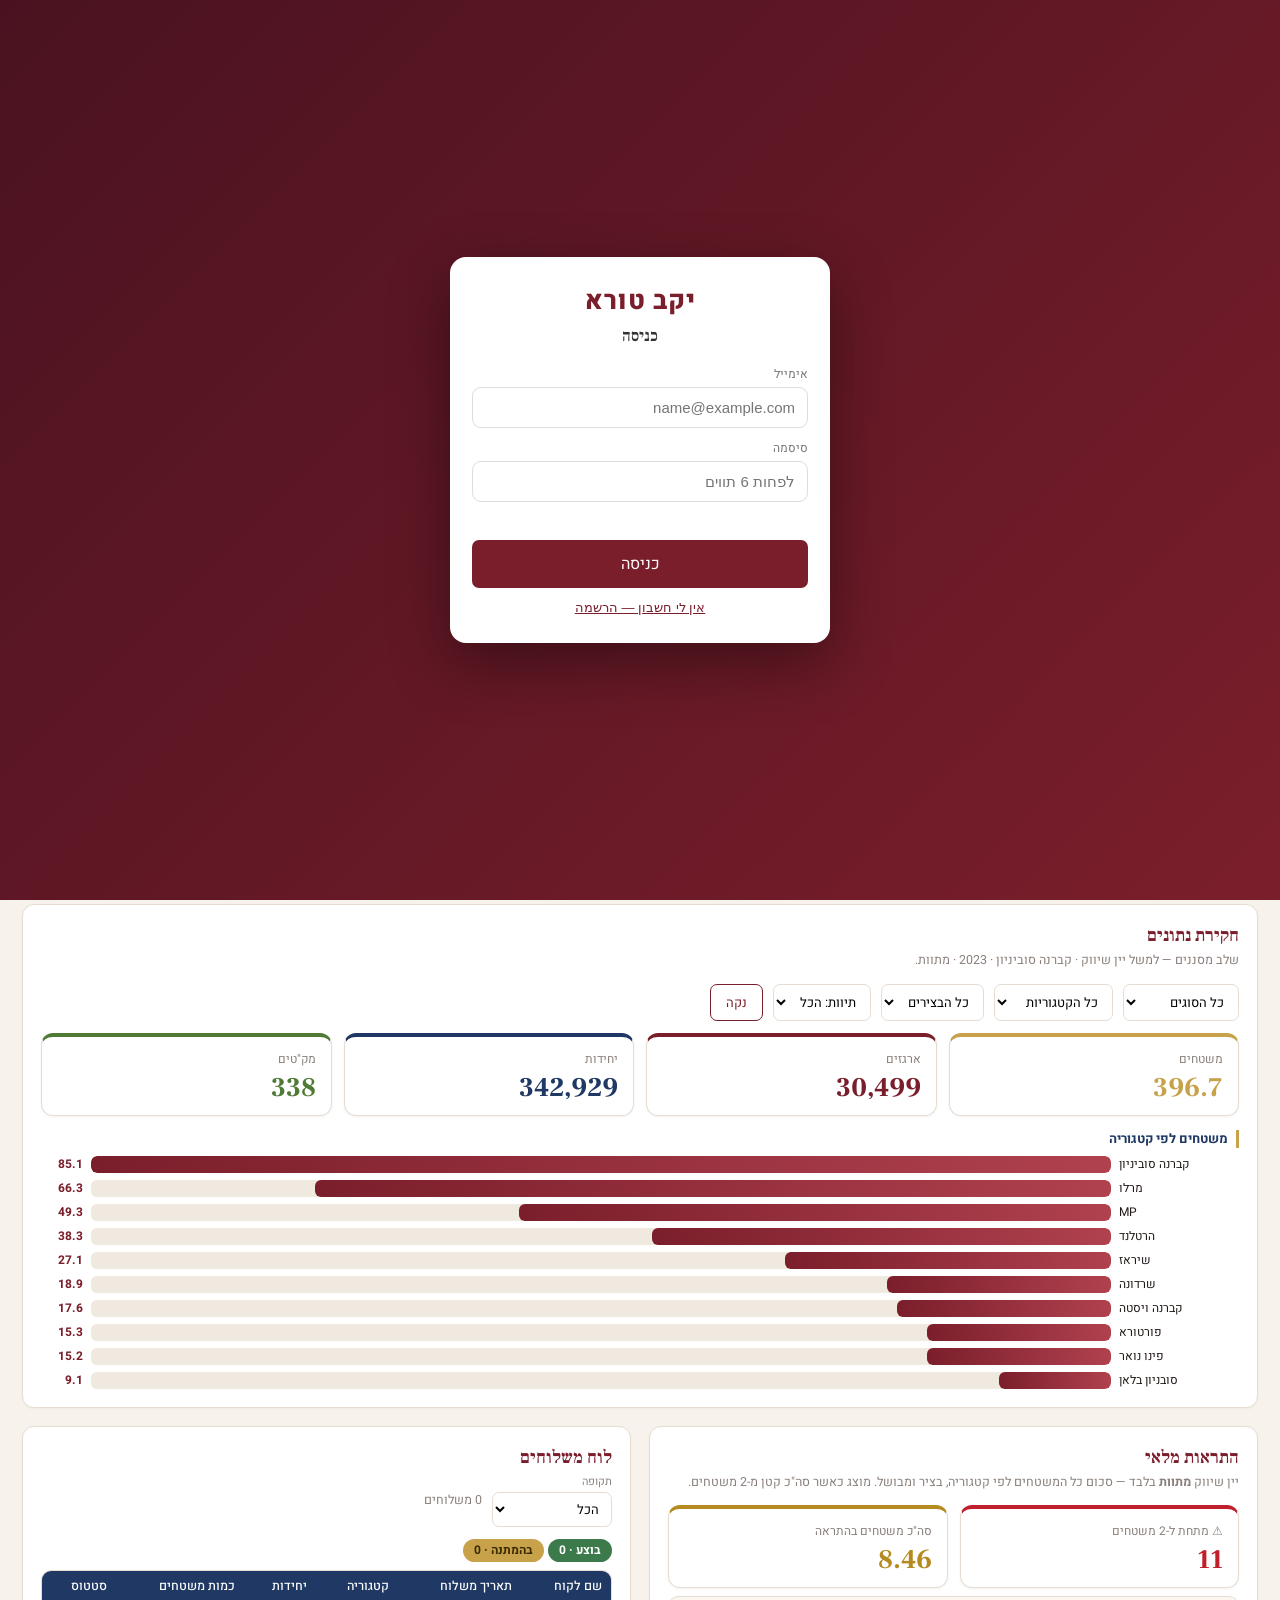
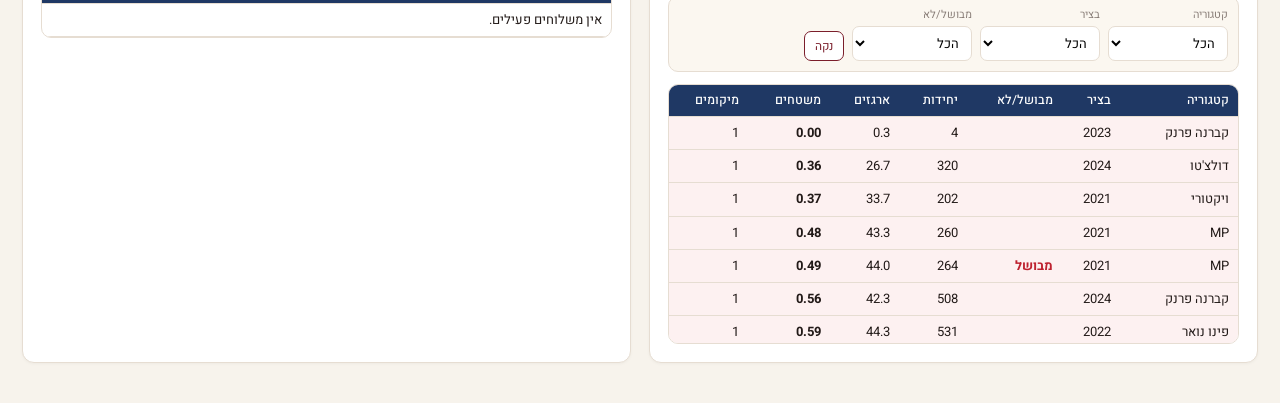
<file: index.html>
<!DOCTYPE html>
<html lang="he" dir="rtl">
<head>
<meta charset="UTF-8">
<meta name="viewport" content="width=device-width, initial-scale=1.0">
<title>Mountain Wine Estate — ניהול מחסן</title>
<link rel="preconnect" href="https://fonts.googleapis.com">
<link href="https://fonts.googleapis.com/css2?family=Frank+Ruhl+Libre:wght@500;700;900&family=Heebo:wght@300;400;500;700&display=swap" rel="stylesheet">
<link rel="manifest" href="manifest.webmanifest">
<meta name="theme-color" content="#7B1E2B">
<link rel="icon" href="icons/favicon-32.png">
<link rel="apple-touch-icon" href="icons/apple-touch-180.png">
<meta name="apple-mobile-web-app-capable" content="yes">
<meta name="mobile-web-app-capable" content="yes">
<meta name="apple-mobile-web-app-status-bar-style" content="black-translucent">
<meta name="apple-mobile-web-app-title" content="ניהול מחסן">
<link rel="stylesheet" href="assets/app.css">
</head>
<body>
<header>
  <div class="brand">
    <div class="mark">ט</div>
    <div><h1 id="brandTitle">יקב טורא</h1><div class="sub" id="brandSub">ניהול מחסן</div></div>
    <div class="tools">
      <button id="logoutBtn" style="display:none" onclick="sbLogout()" title="יציאה מהחשבון">🚪 יציאה</button>
      <button onclick="openHelp()">❔ עזרה</button>
      <button onclick="openSettings()">⚙ הגדרות</button>
      <button id="installBtn" style="display:none;background:var(--gold);color:#3a2c00;border-color:var(--gold);font-weight:700" onclick="doInstall()">⬇ התקן</button>
      <span id="syncStatus" class="synctag" style="display:none"></span>
      <button id="saveBtn" style="display:none" onclick="sbPushChanged()" title="שמור לענן עכשיו">💾 שמור</button>
      <button id="syncBtn" style="display:none" onclick="sbPull()" title="משוך מהענן">☁︎ סנכרן</button>
      <input type="file" id="imp" accept=".json" style="display:none" onchange="importJSON(event)">
      <input type="file" id="impLoc" accept=".csv,.xlsx,.xls" style="display:none" onchange="importCSV('loc',event)">
      <input type="file" id="impShip" accept=".csv,.xlsx,.xls" style="display:none" onchange="importCSV('ship',event)">
      <input type="file" id="impLW" accept=".xlsx,.xls" style="display:none" onchange="importLionWheel(event)">
    </div>
  </div>
</header>
<nav id="nav"></nav>
<main>
  <section class="view" id="v-loc"></section>
  <section class="view" id="v-inv"></section>
  <section class="view" id="v-invlog"></section>
  <section class="view" id="v-map"></section>
  <section class="view" id="v-tasks"></section>
  <section class="view" id="v-ship"></section>
  <section class="view" id="v-dash"></section>
  <section class="view" id="v-labels"></section>
</main>
<div class="modal" id="modal" role="dialog" aria-modal="true"><div class="box" id="modalbox"></div></div>
<div class="toast" id="toast"></div>

<script src="assets/lib/qrcode.js"></script>


<script src="assets/data/seed.js"></script>
<script src="assets/data/products.js"></script>
<script src="assets/js/01-core.js"></script>
<script src="assets/js/02-dashboard.js"></script>
<script src="assets/js/03-map.js"></script>
<script src="assets/js/04-location.js"></script>
<script src="assets/js/05-inventory.js"></script>
<script src="assets/js/06-settings.js"></script>
<script src="assets/js/07-helpers.js"></script>
<script src="assets/js/08-labels.js"></script>
<script src="assets/js/09-help.js"></script>
<script src="assets/js/10-csv.js"></script>
<script src="assets/js/11-map-export.js"></script>
<script src="assets/js/12-barcodes.js"></script>
<script src="assets/js/13-backups-cloud.js"></script>
<script src="assets/js/14-diagnostics.js"></script>
<script src="assets/js/15-autosave.js"></script>
<script src="assets/js/16-lionwheel.js"></script>
<script src="assets/js/17-supabase.js"></script>
<script src="assets/js/18-rowsync.js"></script>
<script src="assets/js/19-board.js"></script>
<script src="assets/js/20-tasks.js"></script>
<script src="assets/js/21-picking.js"></script>
<script src="assets/js/22-supply.js"></script>
<script src="assets/js/23-deduct.js"></script>
<script src="assets/js/24-invlog.js"></script>
<script src="assets/js/25-gcal.js"></script>
<script src="assets/js/99-boot.js"></script>
<script>
/* PWA: offline + install */
if('serviceWorker' in navigator){
  window.addEventListener('load',()=>navigator.serviceWorker.register('sw.js').then(reg=>{
    /* בודקים אקטיבית אם יש sw.js חדש בכל חזרה למסך — כדי שעדכון קוד יתפוס מהר,
       לא רק לפי הבדיקה התקופתית של הדפדפן */
    document.addEventListener('visibilitychange',()=>{if(!document.hidden)reg.update().catch(()=>{});});
  }).catch(()=>{}));
}
let deferredPrompt=null;
const isIOS=/iphone|ipad|ipod/i.test(navigator.userAgent);
const standalone=window.matchMedia('(display-mode: standalone)').matches||window.navigator.standalone;
window.addEventListener('beforeinstallprompt',e=>{e.preventDefault();deferredPrompt=e;const b=document.getElementById('installBtn');if(b)b.style.display='inline-block';});
window.addEventListener('appinstalled',()=>{const b=document.getElementById('installBtn');if(b)b.style.display='none';if(window.toast)toast('האפליקציה הותקנה ✓');});
async function doInstall(){
  if(deferredPrompt){deferredPrompt.prompt();await deferredPrompt.userChoice;deferredPrompt=null;document.getElementById('installBtn').style.display='none';}
  else if(isIOS){alert('להתקנה באייפון:\n1. לחץ על כפתור השיתוף ⬆ בסרגל הספארי\n2. בחר "הוסף למסך הבית"');}
  else{alert('פתח את תפריט הדפדפן ובחר "התקן אפליקציה" / "Add to Home screen".');}
}
if(isIOS && !standalone){const b=document.getElementById('installBtn');if(b)b.style.display='inline-block';}
</script>
<div id="scanov" class="scanov"><div class="scanbox">
  <video id="scanvid" class="scanvid" muted playsinline></video>
  <canvas id="scancan" style="display:none"></canvas>
  <div id="scanmsg" class="scanmsg"></div>
  <div id="scanlist" class="scanlist"></div>
  <div class="scanbtns">
    <button class="btn ghost sm" id="torchBtn" style="display:none" onclick="toggleTorch()">🔦 פנס</button>
    <button class="btn ghost sm" onclick="manualBox()">⌨ הזנה ידנית</button>
    <button class="btn" onclick="closeScanner()">סיום</button>
  </div>
</div></div>
<style id="printpage">
.modal .box{max-height:88vh;overflow-y:auto}
.tablewrap table{width:auto;min-width:100%}
.tablewrap th,.tablewrap td{white-space:nowrap}
.tablewrap td input,.tablewrap td select{width:auto;min-width:64px;max-width:240px}
.tablewrap td input[type=text],.tablewrap td select{min-width:120px}
.tablewrap td input[type=date]{min-width:132px}
.tablewrap td input[type=number]{min-width:70px;max-width:96px}
.tablewrap td input.mini{min-width:44px;width:48px}
.helpsec{border:1px solid var(--line);border-radius:8px;margin-bottom:6px;padding:8px 10px}
.helpsec summary{cursor:pointer;font-weight:700;color:var(--wine)}
.helpsec div{margin-top:6px;font-size:13px;line-height:1.6;color:#333}
details.adv{border:1px solid var(--line);border-radius:8px;padding:8px 10px;background:#fbf8f3}
details.adv summary{cursor:pointer;font-weight:700;color:var(--navy)}
.bklist{display:flex;flex-direction:column;gap:6px;margin-top:8px;max-height:220px;overflow:auto}
.bkrow{display:flex;justify-content:space-between;align-items:center;border:1px solid var(--line);border-radius:8px;padding:6px 10px;font-size:13px}

.lc-head{display:flex;gap:8px;align-items:center;flex-wrap:wrap;margin-bottom:6px}
.lc-client{font-weight:700;color:var(--wine);min-width:170px}
.lc-tot{font-size:12px;color:var(--navy);font-weight:700;margin-inline-start:auto}
.lblcard{display:block}
.itemtbl{width:100%;border-collapse:collapse;margin:4px 0}
.itemtbl th{background:var(--navy);color:#fff;font-size:11px;padding:4px 6px;text-align:right}
.itemtbl td{border-bottom:1px solid var(--line);padding:3px 6px}
.itemtbl td input{width:100%;padding:5px 7px;border:1px solid var(--line);border-radius:6px}

.prods{display:flex;flex-wrap:wrap;gap:4px;align-items:center}
.prodchip{background:var(--gold);color:#3a2c00;border-radius:12px;padding:2px 6px 2px 4px;font-size:11px;display:inline-flex;align-items:center;gap:3px}
.prodchip button{border:none;background:transparent;cursor:pointer;font-size:11px;color:#7a5c00;padding:0 2px}
.prodadd{min-width:130px;border:1px dashed var(--line);border-radius:8px;padding:4px 7px;font-size:12px}
.pstat{display:flex;flex-wrap:wrap;gap:6px;margin-top:6px}
.pstat span{font-size:11px;border:1px solid var(--line);border-radius:10px;padding:2px 8px;background:#fff}
.pstat span.okp{border-color:var(--ok);color:var(--ok);font-weight:700}
.pstat span.badp{border-color:#c33;color:#c33}
.pstat.sm span{font-size:10px}
.modal .box.wide{width:min(900px,96vw)}
.led{display:flex;gap:16px;flex-wrap:wrap;margin-top:8px}
.led-prev{flex:0 0 auto}
.lblprev{box-shadow:0 4px 14px rgba(0,0,0,.15)}
.led-size{margin-top:8px;font-size:12px;color:var(--muted)}
.led-size input{width:56px;padding:3px 5px;border:1px solid var(--line);border-radius:6px}
.led-ctl{flex:1;min-width:260px}
.led-tabs{display:flex;flex-wrap:wrap;gap:4px;margin-bottom:8px}
.led-tabs button{border:1px solid var(--line);background:#fff;border-radius:14px;padding:3px 10px;font-size:11px;cursor:pointer}
.led-tabs button.on{background:var(--wine);color:#fff;border-color:var(--wine)}
.led-ctl .fld{display:flex;align-items:center;gap:8px;margin:7px 0;font-size:12px}
.led-ctl .fld label{min-width:110px;color:var(--muted)}
.led-ctl .fld input[type=range]{flex:1}
.led-ctl .fld input[type=text],.led-ctl .fld input:not([type]),.led-ctl .fld select{flex:1;padding:4px 7px;border:1px solid var(--line);border-radius:6px}
.led-ctl .chk{display:flex;gap:7px;align-items:center;font-size:12px;margin:6px 0}
.sc-row{flex-direction:column;align-items:stretch;gap:3px}

.lc-meta{font-size:11px;color:var(--muted);margin:2px 0 6px;padding-inline-start:2px}
.mism{background:#fdecec;color:#c33;border-radius:8px;padding:1px 6px;font-size:10px;font-weight:700}

.scanmsg.ok{color:var(--ok)}
.scanmsg.bad{color:#c33}
.scanbtns{display:flex;gap:6px;align-items:center}
.scanbtns .btn:last-child{flex:1}
#torchBtn.on{background:var(--gold);color:#3a2c00;border-color:var(--gold)}
.scanvid{aspect-ratio:3/4}

.lc-code{font-family:"Courier New",monospace;font-size:11px;font-weight:700;background:var(--navy);color:#fff;border-radius:6px;padding:2px 7px;letter-spacing:.5px}
.rescue{display:flex;flex-direction:column;gap:5px;padding:6px;background:#fff7f7;border:1px solid #f0c8c8;border-radius:8px}
.rescue b{font-size:12px;color:#c33}

.edscope{background:#fff8e6;border:1px solid var(--gold);border-radius:8px;padding:6px 10px;font-size:12px;margin-bottom:8px;display:flex;gap:8px;align-items:center;flex-wrap:wrap}
.logoprev{max-width:60px;max-height:40px;border:1px solid var(--line);border-radius:4px;background:#fff}
.led-ctl .fld input[type=file]{flex:1;font-size:11px}

.loginov{position:fixed;top:0;left:0;right:0;bottom:0;width:100vw;height:100vh;min-height:100dvh;background:linear-gradient(135deg,#4a1220,#7B1E2B);z-index:99999;display:flex;align-items:center;justify-content:center;padding:20px;overflow:auto;overscroll-behavior:contain;touch-action:none}
.loginbox{background:#fff;border-radius:16px;padding:26px 22px;width:min(94vw,380px);box-shadow:0 20px 60px rgba(0,0,0,.4)}
.lg-brand{font-size:26px;font-weight:800;color:#7B1E2B;text-align:center;letter-spacing:1px}
.loginbox h3{text-align:center;margin:6px 0 18px;color:#333;font-weight:600}
.lg-field{margin-bottom:12px}
.lg-field label{display:block;font-size:12px;color:#777;margin-bottom:4px}
.lg-field input{width:100%;box-sizing:border-box;padding:11px 12px;border:1px solid #ddd;border-radius:9px;font-size:15px}
.lg-field input:focus{border-color:#7B1E2B;outline:none}
.lg-msg{min-height:18px;font-size:13px;color:#c33;text-align:center;margin:4px 0}
.lg-submit{width:100%;padding:12px;font-size:16px;margin-top:4px}
.lg-toggle{width:100%;background:none;border:none;color:#7B1E2B;font-size:13px;margin-top:12px;cursor:pointer;text-decoration:underline}

.lc-prods{font-size:10.5px;color:#555;margin:0 0 6px;line-height:1.7}
.lc-prods b{color:var(--navy);font-size:10.5px}
.pl-item{display:inline-block;background:#f4efe6;border:1px solid #e3d9c6;border-radius:9px;padding:0 6px;margin:0 2px 2px 0;white-space:nowrap}
.pl-item.pl-miss{background:#fdecec;border-color:#f0c0c0;color:#c33;font-weight:600}
.pl-tot{color:#888}

.capgrid{display:grid;grid-template-columns:1fr 1fr;gap:18px}
@media(max-width:820px){.capgrid{grid-template-columns:1fr}}
.capgrid .itemtbl input[type=color]{width:44px;height:26px;padding:0;border:1px solid var(--line);border-radius:5px;background:#fff}
.capgrid select{padding:3px 6px;border:1px solid var(--line);border-radius:6px}

.ckchip{display:inline-block;align-self:center;max-width:100%;white-space:nowrap;overflow:visible;
  font-size:8.5px;font-weight:800;line-height:1.35;padding:0 5px;margin:1px 0;border-radius:7px;background:rgba(255,255,255,.92)}
.ckchip.ck-r{color:#BE2230}
.ckchip.ck-b{color:#12489E}
.lvl{min-height:44px;overflow:visible}
.cell{min-height:70px}

.jquick{display:flex;gap:6px;flex-wrap:wrap;align-items:center;margin:8px 0}
.jqinput{flex:1;min-width:200px;padding:9px 11px;border:1px solid var(--line);border-radius:9px;font-size:14px}
.jquick select,.jquick input[type=date]{padding:7px 8px;border:1px solid var(--line);border-radius:8px;font-size:12px}
#micBtn.rec{background:#BE2230;color:#fff;border-color:#BE2230}
.jviews{display:flex;gap:6px;flex-wrap:wrap;align-items:center;margin:10px 0 6px}
.jviews button{border:1px solid var(--line);background:#fff;border-radius:16px;padding:5px 13px;font-size:12.5px;cursor:pointer}
.jviews button.on{background:var(--wine);color:#fff;border-color:var(--wine)}
.jviews button b{opacity:.75;font-size:11px}
.jlate{background:#fdecec;color:#c33;border-radius:12px;padding:3px 10px;font-size:11.5px;font-weight:700}
.jfilters{display:flex;gap:6px;flex-wrap:wrap;margin-bottom:8px}
.jfilters select,.jsearch{padding:6px 9px;border:1px solid var(--line);border-radius:8px;font-size:12px}
.jsearch{flex:1;min-width:150px}
.jbulk{display:flex;gap:6px;align-items:center;flex-wrap:wrap;background:#fff8e6;border:1px solid var(--gold);border-radius:9px;padding:7px 10px;margin-bottom:8px;font-size:12px}
.jbulk select.sm{padding:4px 7px;border:1px solid var(--line);border-radius:7px;font-size:11.5px}
.jlist{display:flex;flex-direction:column;gap:7px}
.jcard{display:flex;align-items:flex-start;gap:9px;border:1px solid var(--line);border-right-width:5px;border-radius:10px;padding:9px 11px;background:#fff}
.jcard.p-low{border-right-color:#8aa8c0}.jcard.p-mid{border-right-color:#C9A227}
.jcard.p-high{border-right-color:#E07A1F}.jcard.p-urg{border-right-color:#BE2230}
.jcard.jdone{opacity:.55;background:#f6f8f6}
.jcard.jdone .jtitle{text-decoration:line-through}
.jcard.jlate-card{background:#fffaf9}
.jsel{margin-top:5px;flex:0 0 auto}
.jcheck{flex:0 0 auto;width:24px;height:24px;border-radius:50%;border:2px solid var(--line);background:#fff;cursor:pointer;color:var(--ok);font-weight:900;font-size:14px;line-height:1}
.jcard.jdone .jcheck{background:var(--ok);color:#fff;border-color:var(--ok)}
.jmain{flex:1;cursor:pointer;min-width:0}
.jtitle{font-weight:700;font-size:14px;color:#222;line-height:1.3;word-break:break-word}
.jmeta{display:flex;flex-wrap:wrap;gap:5px;margin-top:4px;align-items:center}
.jmeta span{font-size:10.5px;border-radius:9px;padding:1px 7px;background:#f2efe9;color:#555}
.jzone{background:var(--navy)!important;color:#fff!important}
.jprio.p-urg{background:#BE2230!important;color:#fff!important}
.jprio.p-high{background:#E07A1F!important;color:#fff!important}
.jprio.p-mid{background:#C9A227!important;color:#3a2c00!important}
.jdue.late{background:#fdecec!important;color:#c33!important;font-weight:700}
.jst{background:#e6efff!important;color:#12489E!important;font-weight:700}
.jtag{background:#efe6f7!important;color:#5b3a86!important}
.jbar{height:4px;background:#eee;border-radius:3px;margin-top:6px;overflow:hidden}
.jbar i{display:block;height:100%;background:var(--ok)}
.tmplgrid{display:grid;grid-template-columns:1fr 1fr;gap:8px;margin-top:10px}
@media(max-width:640px){.tmplgrid{grid-template-columns:1fr}}
.tmpl{text-align:right;border:1px solid var(--line);border-radius:10px;padding:10px;background:#fff;cursor:pointer;display:flex;flex-direction:column;gap:2px}
.tmpl:hover{border-color:var(--wine);background:#fdf8f6}
.tmpl b{color:var(--wine);font-size:13px}
.tmpl span{font-size:11px;color:#666}.tmpl small{font-size:10px;color:#999}
.jdetail{display:grid;grid-template-columns:1fr 1fr;gap:18px}
@media(max-width:820px){.jdetail{grid-template-columns:1fr}}
.jrow3{display:flex;gap:8px;flex-wrap:wrap}
.jrow3 .fld{flex:1;min-width:120px}
.jsubs{display:flex;flex-direction:column;gap:4px}
.jsubrow{display:flex;gap:6px;align-items:center}
.jsubrow.ok .jsubt{text-decoration:line-through;color:#999}
.jsubt{flex:1;padding:5px 8px;border:1px solid var(--line);border-radius:7px;font-size:12.5px}
.jsubadd{display:flex;gap:6px;margin-top:6px}
.jsubadd input{flex:1;padding:6px 9px;border:1px dashed var(--line);border-radius:7px;font-size:12.5px}
.jlog{max-height:150px;overflow:auto;font-size:11px;color:#555;display:flex;flex-direction:column;gap:3px}
.jlog span{color:#999}
.jphotos{display:flex;gap:6px;flex-wrap:wrap;margin-bottom:6px}
.jph{position:relative;display:inline-block}
.jph img{width:64px;height:64px;object-fit:cover;border-radius:7px;border:1px solid var(--line);cursor:pointer}
.jph button{position:absolute;top:-6px;left:-6px;border:none;background:#BE2230;color:#fff;border-radius:50%;width:18px;height:18px;font-size:11px;cursor:pointer}

.tk-add{display:flex;gap:6px;margin:8px 0}
.tk-add input{flex:1;padding:10px 12px;border:1px solid var(--line);border-radius:9px;font-size:14px}
#tk_mic.rec{background:#C0392B;color:#fff;border-color:#C0392B}
.tk-views{display:flex;gap:6px;flex-wrap:wrap;margin:10px 0 8px}
.tk-views button{border:1px solid var(--line);background:#fff;border-radius:16px;padding:5px 13px;font-size:13px;cursor:pointer}
.tk-views button.on{background:var(--wine);color:#fff;border-color:var(--wine)}
.tk-views button b{opacity:.75;font-size:11px}
.tk-filters{display:flex;gap:6px;flex-wrap:wrap;align-items:center;margin-bottom:10px}
.tk-filters select,.tk-search{padding:6px 9px;border:1px solid var(--line);border-radius:8px;font-size:12px}
.tk-search{flex:1;min-width:140px}
.tk-bulk{display:flex;gap:6px;flex-wrap:wrap;align-items:center;background:#FFF7E6;border:1px solid var(--gold);border-radius:9px;padding:7px 10px;margin-bottom:9px;font-size:12px}
.tk-bulk select{padding:4px 7px;border:1px solid var(--line);border-radius:7px;font-size:12px}
.tk-list{display:flex;flex-direction:column;gap:7px}
.tk-card{display:flex;align-items:center;gap:8px;background:#fff;border:1px solid var(--line);border-radius:10px;padding:9px 10px}
.tk-card.is-done{opacity:.55}
.tk-card.is-done .tk-title{text-decoration:line-through}
.tk-card.is-late{background:#FDF3F3}
.tk-chk{display:flex;align-items:center}
.tk-done{border:none;background:#F2EEE6;width:30px;height:30px;border-radius:50%;font-size:15px;cursor:pointer;color:var(--wine);flex:0 0 auto}
.tk-card.is-done .tk-done{background:var(--ok);color:#fff}
.tk-main{flex:1;cursor:pointer;min-width:0}
.tk-title{font-weight:600;font-size:14px;line-height:1.3;margin-bottom:3px}
.tk-meta{display:flex;flex-wrap:wrap;gap:5px;align-items:center;font-size:10.5px}
.tk-zone{background:var(--navy);color:#fff;border-radius:8px;padding:1px 7px}
.tk-prio{color:#fff;border-radius:8px;padding:1px 7px;font-weight:700}
.tk-due{background:#F2EEE6;border-radius:8px;padding:1px 7px}
.tk-due.late{background:#C0392B;color:#fff;font-weight:700}
.tk-sub,.tk-ph{background:#EAF3EA;border-radius:8px;padding:1px 7px;color:#2C6B2C}
.tk-doing{background:#2C6FBB;color:#fff;border-radius:8px;padding:1px 7px}
.tk-tag{color:var(--muted)}
.tk-x{border:none;background:none;color:#c33;font-size:14px;cursor:pointer;padding:2px 5px}
.tk-foot{display:flex;gap:8px;flex-wrap:wrap;margin-top:12px;padding-top:10px;border-top:1px solid var(--line)}
.tk-row3{display:grid;grid-template-columns:1fr 1fr 1fr;gap:9px}
@media(max-width:640px){.tk-row3{grid-template-columns:1fr}}
.tk-subs{display:flex;flex-direction:column;gap:5px;margin-bottom:6px}
.tk-subrow{display:flex;gap:6px;align-items:center}
.tk-subrow input[type=text],.tk-subrow input:not([type]){flex:1;padding:6px 8px;border:1px solid var(--line);border-radius:7px}
.tk-subrow input.sdone{text-decoration:line-through;color:var(--muted)}
.tk-photos{display:flex;gap:7px;flex-wrap:wrap;margin-bottom:6px}
.tk-phw{position:relative}
.tk-phw img{width:82px;height:82px;object-fit:cover;border-radius:8px;border:1px solid var(--line)}
.tk-phw .del{position:absolute;top:-6px;left:-6px;background:#fff;border-radius:50%;border:1px solid var(--line);width:20px;height:20px;line-height:1}
.tk-log{margin-top:8px;font-size:11px}
.tk-log summary{cursor:pointer;color:var(--navy);font-weight:700}
.tk-logrow{padding:3px 0;border-bottom:1px solid var(--line);color:#555}
.tk-logrow span{color:var(--muted);margin-inline-end:6px}
.tk-tpls{display:grid;grid-template-columns:1fr 1fr;gap:8px;margin:10px 0}
@media(max-width:640px){.tk-tpls{grid-template-columns:1fr}}
.tk-tpl{text-align:right;border:1px solid var(--line);background:#fff;border-radius:9px;padding:9px 11px;cursor:pointer;display:flex;flex-direction:column;gap:2px}
.tk-tpl:hover{border-color:var(--gold);background:#FFFDF7}
.tk-tpl b{color:var(--wine);font-size:13px}
.tk-tpl span{font-size:11px;color:var(--muted)}

.wide-panel{width:100%}
.tk-modes{display:flex;gap:6px;margin:6px 0 10px;flex-wrap:wrap}
.tk-modes button{border:1px solid var(--line);background:#fff;border-radius:9px;padding:6px 13px;font-size:13px;cursor:pointer;font-weight:600}
.tk-modes button.on{background:var(--navy);color:#fff;border-color:var(--navy)}
.bd-nav{display:flex;gap:8px;align-items:center;flex-wrap:wrap;margin-bottom:9px;font-size:13px}
.bdtbl{width:100%;border-collapse:collapse;table-layout:fixed;min-width:900px}
.bdtbl th{background:var(--navy);color:#fff;padding:6px 4px;font-size:11px;text-align:center;vertical-align:top}
.bdtbl th small{opacity:.8;font-weight:400}
.bdtbl td{border:1px solid var(--line);padding:2px;vertical-align:top}
.bdtbl td.bd-cat,.bdtbl th.bd-cat{width:110px;background:#F4EFE6;color:var(--wine);font-weight:700;font-size:12px;text-align:right;padding:6px 8px}
.bdtbl .bd-today{background:#FFF8E6}
.bdtbl th.bd-today{background:#8a6a12}
.bd-ta{width:100%;border:none;background:transparent;resize:none;font:inherit;font-size:12px;padding:5px 6px;overflow:hidden;min-height:34px}
.bd-ta:focus{outline:2px solid var(--gold);border-radius:5px;background:#fff}
.bd-hol{background:var(--gold);color:#3a2c00;border-radius:6px;font-size:9px;padding:0 4px;margin-top:2px;display:inline-block}
.bd-cnt{font-size:9.5px;color:#2C6B2C;background:#EAF3EA;border-radius:6px;padding:0 5px;margin-top:2px;display:inline-block}
.bd-mgrid{display:grid;grid-template-columns:repeat(7,1fr);gap:4px}
.bd-dh{background:var(--navy);color:#fff;text-align:center;font-size:11px;padding:4px;border-radius:6px}
.bd-day{min-height:78px;border:1px solid var(--line);border-radius:7px;padding:4px 5px;cursor:pointer;background:#fff;overflow:hidden}
.bd-day:hover{border-color:var(--gold);background:#FFFDF7}
.bd-day.bd-empty{background:transparent;border:none;cursor:default}
.bd-day.bd-today{border-color:var(--gold);background:#FFF8E6}
.bd-dnum{font-weight:800;color:var(--wine);font-size:12px;display:flex;gap:4px;align-items:center;flex-wrap:wrap}
.bd-txt{font-size:10.5px;color:#444;line-height:1.35;margin-top:3px;white-space:pre-wrap}
.bd-dtasks div{padding:5px 7px;border:1px solid var(--line);border-radius:7px;margin-bottom:4px;font-size:12px;cursor:pointer}
@media(max-width:640px){.bd-day{min-height:62px}.bd-txt{font-size:9.5px}}

.dg-bad{color:#c33;font-weight:700}
.planbanner{position:fixed;bottom:0;left:0;right:0;z-index:400;text-align:center;padding:7px 12px;font-size:13px;font-weight:600}
.planbanner.warn{background:var(--gold);color:#3a2c00}
.planbanner.blocked{background:#C0202B;color:#fff}
</style>


<div id="loginov" class="loginov" style="display:none">
  <div class="loginbox">
    <div class="lg-brand">יקב טורא</div>
    <h3 id="lg_title">כניסה</h3>
    <div class="lg-field"><label>אימייל</label><input id="lg_email" type="email" autocomplete="email" placeholder="name@example.com"></div>
    <div class="lg-field"><label>סיסמה</label><input id="lg_pw" type="password" autocomplete="current-password" placeholder="לפחות 6 תווים"></div>
    <div class="lg-field" id="lg_bizwrap" style="display:none"><label>שם העסק</label><input id="lg_biz" placeholder="יקב טורא"></div>
    <div id="lg_msg" class="lg-msg"></div>
    <button id="lg_submit" class="btn lg-submit" onclick="sbSubmitLogin()">כניסה</button>
    <button id="lg_toggle" class="lg-toggle" onclick="sbToggleMode()">אין לי חשבון — הרשמה</button>
  </div>
</div>
<div id="planBanner" class="planbanner" style="display:none"></div>
<div id="bcscan" class="scanov" style="display:none"><div class="scanbox">
  <video id="bcvid" class="scanvid" muted playsinline></video>
  <canvas id="bccan" style="display:none"></canvas>
  <div class="bcframe"></div>
  <div id="bcmsg" class="scanmsg"></div>
  <div class="scanbtns">
    <button class="btn ghost sm" id="bctorch" style="display:none" onclick="toggleBcTorch()">🔦 פנס</button>
    <button class="btn ghost sm" onclick="closeBarcodeScan();promptBarcode()">⌨ הקלדה</button>
    <button class="btn" onclick="closeBarcodeScan()">סגור</button>
  </div>
</div></div>
</body>
</html>
</file>
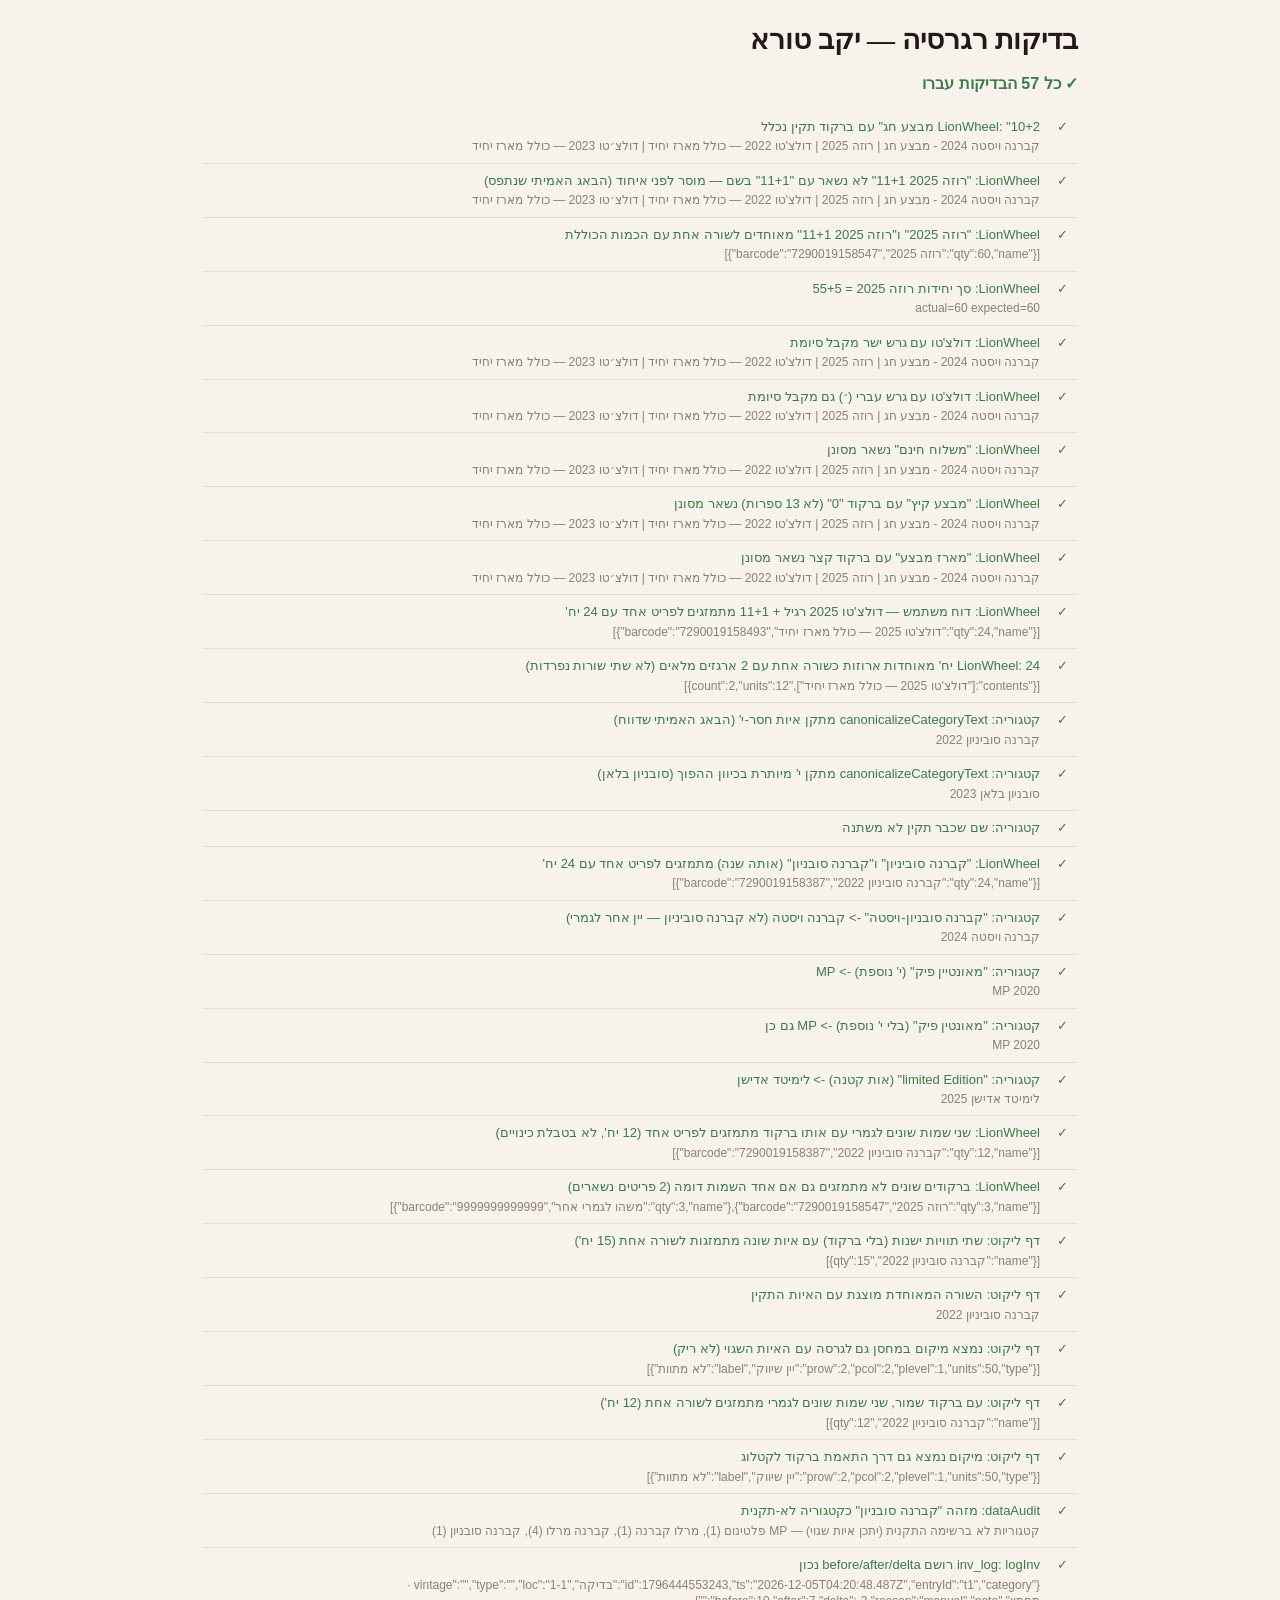
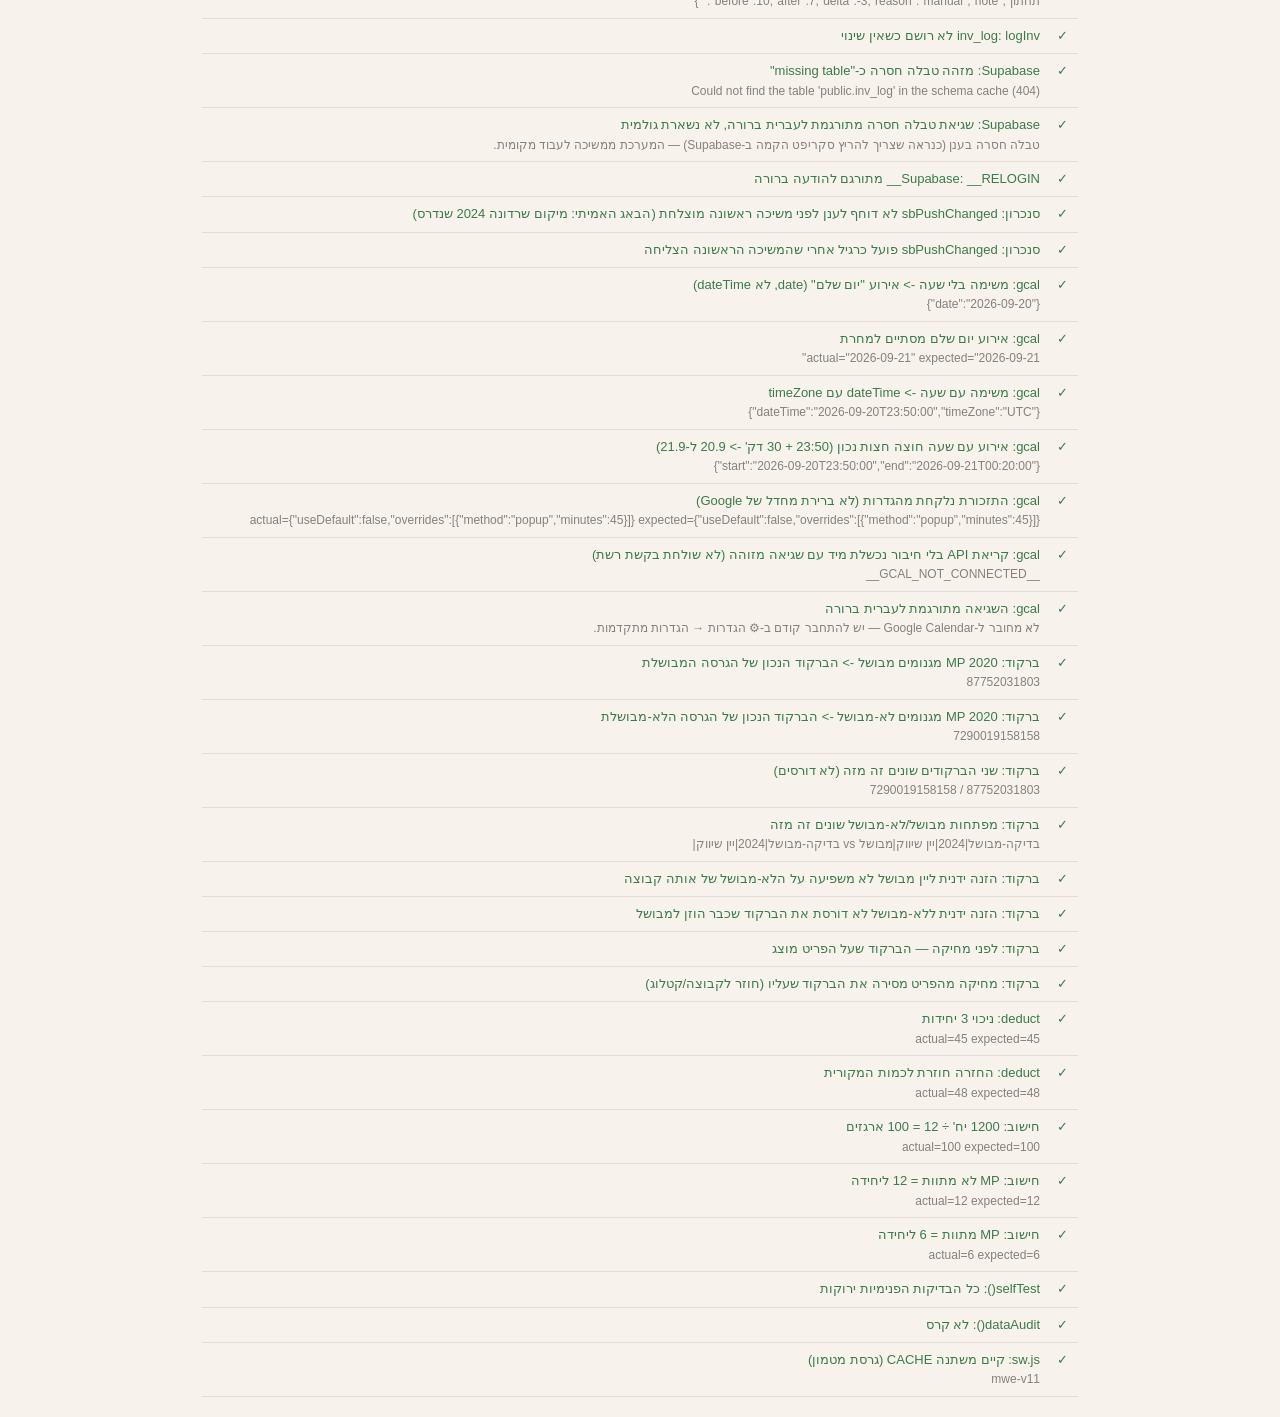
<file: tests.html>
<!DOCTYPE html>
<html lang="he" dir="rtl">
<head>
<meta charset="UTF-8">
<meta name="viewport" content="width=device-width, initial-scale=1.0">
<title>בדיקות רגרסיה — יקב טורא</title>
<link rel="stylesheet" href="assets/app.css">
<style>
  #testResults{max-width:900px;margin:20px auto;padding:0 12px}
  .trow{display:flex;gap:10px;align-items:flex-start;padding:8px 10px;border-bottom:1px solid var(--line);font-size:13px}
  .trow.pass{color:var(--ok)}.trow.fail{background:#FDF1F1;color:var(--warn);font-weight:700}
  .trow .mark{width:18px;flex-shrink:0}
  .trow .detail{color:var(--muted);font-weight:400;font-size:12px;margin-top:2px}
  #testSummary{font-size:16px;font-weight:700;margin:14px 0}
  #app-shell{display:none}
</style>
</head>
<body>
<div id="testResults"><h2>מריץ בדיקות…</h2></div>

<!-- שלד מינימלי — חלק מהמודולים מצפים לאלמנטים האלה ב-DOM גם אם המסך לא מוצג -->
<div id="app-shell">
  <header><div class="brand"><h1 id="brandTitle"></h1><div class="sub" id="brandSub"></div></div></header>
  <nav id="nav"></nav>
  <main>
    <section class="view" id="v-loc"></section>
    <section class="view" id="v-inv"></section>
    <section class="view" id="v-invlog"></section>
    <section class="view" id="v-map"></section>
    <section class="view" id="v-tasks"></section>
    <section class="view" id="v-ship"></section>
    <section class="view" id="v-dash"></section>
    <section class="view" id="v-labels"></section>
  </main>
  <div class="modal" id="modal" role="dialog" aria-modal="true"><div class="box" id="modalbox"></div></div>
  <div class="toast" id="toast"></div>
  <div id="loginov" class="loginov" style="display:none">
    <div class="loginbox"><div id="lg_msg" class="lg-msg"></div></div>
  </div>
  <div id="planBanner" style="display:none"></div>
</div>

<script>
/* בידוד מוחלט מה-localStorage האמיתי של הדפדפן — קובץ בדיקות אסור שייגע
   אי פעם בנתונים אמיתיים, גם אם נפתח באותו דפדפן/פרופיל כמו האפליקציה עצמה. */
(function () {
  const mem = {};
  const fakeLS = {
    getItem: k => Object.prototype.hasOwnProperty.call(mem, k) ? mem[k] : null,
    setItem: (k, v) => { mem[k] = String(v); },
    removeItem: k => { delete mem[k]; },
    clear: () => { Object.keys(mem).forEach(k => delete mem[k]); },
    key: i => Object.keys(mem)[i] || null,
    get length() { return Object.keys(mem).length; }
  };
  try { Object.defineProperty(window, 'localStorage', { value: fakeLS, configurable: true }); }
  catch (e) { window.localStorage = fakeLS; }
})();
</script>

<script src="assets/lib/qrcode.js"></script>
<script src="assets/data/seed.js"></script>
<script src="assets/data/products.js"></script>
<script src="assets/js/01-core.js"></script>
<script src="assets/js/02-dashboard.js"></script>
<script src="assets/js/03-map.js"></script>
<script src="assets/js/04-location.js"></script>
<script src="assets/js/05-inventory.js"></script>
<script src="assets/js/06-settings.js"></script>
<script src="assets/js/07-helpers.js"></script>
<script src="assets/js/08-labels.js"></script>
<script src="assets/js/09-help.js"></script>
<script src="assets/js/10-csv.js"></script>
<script src="assets/js/11-map-export.js"></script>
<script src="assets/js/12-barcodes.js"></script>
<script src="assets/js/13-backups-cloud.js"></script>
<script src="assets/js/14-diagnostics.js"></script>
<script src="assets/js/15-autosave.js"></script>
<script src="assets/js/16-lionwheel.js"></script>
<script src="assets/js/17-supabase.js"></script>
<script src="assets/js/18-rowsync.js"></script>
<script src="assets/js/19-board.js"></script>
<script src="assets/js/20-tasks.js"></script>
<script src="assets/js/21-picking.js"></script>
<script src="assets/js/22-supply.js"></script>
<script src="assets/js/23-deduct.js"></script>
<script src="assets/js/24-invlog.js"></script>
<script src="assets/js/25-gcal.js"></script>
<script>
/* 99-boot.js לא נטען בכוונה — הוא מפעיל את האפליקציה בפועל (רינדור מסכים,
   קריאה ל-selfTest אוטומטית, הצגת מסך כניסה). כאן רק בונים state תקין
   ידנית ומריצים את חבילת הבדיקות. */
if (typeof sanitizeState === 'function') sanitizeState();
if (typeof loadCustomCats === 'function') loadCustomCats();
if (typeof seedCatDefaults === 'function') seedCatDefaults();
if (typeof ensureAllCodes === 'function') ensureAllCodes();
/* מפעילים ניווט + מסך ראשון כמו 99-boot.js — כדי ש-selfTest() יבדוק מצב
   קרוב ככל האפשר לאפליקציה האמיתית (סרגל ניווט בנוי, מסך עם תוכן) */
if (typeof buildNav === 'function') buildNav();
if (typeof activate === 'function') activate(0);
</script>
<script>
/* ============================================================
   חבילת בדיקות רגרסיה — תופסת בדיוק את סוג הבאגים שכבר קרו בעבר:
   שורות LionWheel עם "מבצע"/תבנית "X+Y" שנופלות בטעות, "דולצ'טו" עם
   גרש לא סטנדרטי, טבלת inv_log חסרה שמפילה סנכרון, חישובי ארגזים/משטחים.
   כל בדיקה עצמאית ולא נשענת על localStorage אמיתי (ראו הבידוד למעלה).
   ============================================================ */
(async function () {
  const T = [];
  function ok(name, cond, detail) { T.push({ name, pass: !!cond, detail: detail || '' }); }
  function eq(name, actual, expected) {
    ok(name, JSON.stringify(actual) === JSON.stringify(expected),
      'actual=' + JSON.stringify(actual) + ' expected=' + JSON.stringify(expected));
  }

  // ---- LionWheel: promo/bundle lines with a valid catalog barcode must be kept ----
  try {
    const cell = [
      '20.0: קברנה ויסטה 2024 - 10 + 2 מבצע חג(7290019158639)',   // has מבצע word + valid barcode
      '55.0: רוזה 2025 11+1(7290019158547)',                       // N+M pattern, NO מבצע word — the real bug found live
      '5.0: רוזה 2025(7290019158547)',
      "5.0: דולצ'טו 2022 (7290019158777)",                          // straight apostrophe
      '5.0: דולצ׳טו 2023 (7290019158778)',                     // Hebrew geresh
      '1.0: משלוח חינם',                                            // must stay excluded
      '3.0: מבצע קיץ (0)',                                          // promo + invalid barcode -> excluded
      '12.0: מארז מבצע 3 יינות (123)',                              // promo + short barcode -> excluded
    ].join('\n');
    const out = parseItemsCell(cell);
    const names = out.map(o => o.name);
    ok('LionWheel: "10+2 מבצע חג" עם ברקוד תקין נכלל', names.some(n => n.indexOf('קברנה ויסטה') >= 0), names.join(' | '));
    ok('LionWheel: "רוזה 2025 11+1" לא נשאר עם "11+1" בשם — מוסר לפני איחוד (הבאג האמיתי שנתפס)',
      !names.some(n => n.indexOf('11+1') >= 0), names.join(' | '));
    ok('LionWheel: "רוזה 2025" ו"רוזה 2025 11+1" מאוחדים לשורה אחת עם הכמות הכוללת',
      out.filter(o => o.name === 'רוזה 2025').length === 1 && out.find(o => o.name === 'רוזה 2025').qty === 60,
      JSON.stringify(out.filter(o => o.name.indexOf('רוזה') >= 0)));
    const rozeTotal = out.filter(o => o.name.indexOf('רוזה') >= 0).reduce((t, o) => t + o.qty, 0);
    eq('LionWheel: סך יחידות רוזה 2025 = 55+5', rozeTotal, 60);
    ok('LionWheel: דולצ\'טו עם גרש ישר מקבל סיומת', out.some(o => /דולצ.*כולל מארז יחיד/.test(o.name)) , names.join(' | '));
    ok('LionWheel: דולצ\'טו עם גרש עברי (׳) גם מקבל סיומת', names.filter(n => n.indexOf('כולל מארז יחיד') >= 0).length >= 2, names.join(' | '));
    ok('LionWheel: "משלוח חינם" נשאר מסונן', !names.some(n => n.indexOf('משלוח') >= 0), names.join(' | '));
    ok('LionWheel: "מבצע קיץ" עם ברקוד "0" (לא 13 ספרות) נשאר מסונן', !names.some(n => n.indexOf('מבצע קיץ') >= 0), names.join(' | '));
    ok('LionWheel: "מארז מבצע" עם ברקוד קצר נשאר מסונן', !names.some(n => n.indexOf('מארז מבצע') >= 0), names.join(' | '));
  } catch (e) { ok('LionWheel: פארסינג לא קרס', false, e.message); }

  // ---- LionWheel: דוח משתמש אמיתי — "דולצ'טו 2025" ו"דולצ'טו 2025 11+1" (24 יח' יחד)
  // צריכים להיות שורה אחת עם 2 ארגזים, לא שתי שורות/מוצרים נפרדים במסך הפצה ----
  try {
    const prods = parseItemsCell([
      "12.0: דולצ'טו 2025(7290019158493)",
      "12.0: דולצ'טו 2025 11+1(7290019158493)",
    ].join('\n'));
    ok('LionWheel: דוח משתמש — דולצ\'טו 2025 רגיל + 11+1 מתמזגים לפריט אחד עם 24 יח\'',
      prods.length === 1 && prods[0].qty === 24, JSON.stringify(prods));
    const boxed = packBoxes(prods, 12);
    ok('LionWheel: 24 יח\' מאוחדות ארוזות כשורה אחת עם 2 ארגזים מלאים (לא שתי שורות נפרדות)',
      boxed.length === 1 && boxed[0].count === 2 && boxed[0].contents.length === 1 && boxed[0].contents[0].indexOf('דולצ') >= 0,
      JSON.stringify(boxed));
  } catch (e) { ok('LionWheel: איחוד מוצרים זהים לפני אריזה לא קרס', false, e.message); }

  // ---- דוח משתמש אמיתי: "קברנה סוביניון" מול "קברנה סובניון" (חסר י') נחשבו
  // שני מוצרים שונים — התפצלו בדף ליקוט, ולגרסה השגויה אפילו לא נמצא מיקום ----
  try {
    ok('קטגוריה: canonicalizeCategoryText מתקן איות חסר-י\' (הבאג האמיתי שדווח)',
      canonicalizeCategoryText('קברנה סובניון 2022') === 'קברנה סוביניון 2022', canonicalizeCategoryText('קברנה סובניון 2022'));
    ok('קטגוריה: canonicalizeCategoryText מתקן י\' מיותרת בכיוון ההפוך (סובניון בלאן)',
      canonicalizeCategoryText('סוביניון בלאן 2023') === 'סובניון בלאן 2023', canonicalizeCategoryText('סוביניון בלאן 2023'));
    ok('קטגוריה: שם שכבר תקין לא משתנה', canonicalizeCategoryText('קברנה סוביניון 2022') === 'קברנה סוביניון 2022', '');
    const prods = parseItemsCell([
      "12.0: קברנה סוביניון 2022(7290019158387)",
      "12.0: קברנה סובניון 2022(7290019158387)",
    ].join('\n'));
    ok('LionWheel: "קברנה סוביניון" ו"קברנה סובניון" (אותה שנה) מתמזגים לפריט אחד עם 24 יח\'',
      prods.length === 1 && prods[0].qty === 24 && prods[0].name === 'קברנה סוביניון 2022', JSON.stringify(prods));
  } catch (e) { ok('קטגוריה: תיקון איות קברנה סוביניון/סובניון לא קרס', false, e.message); }

  // ---- עוד 3 דוגמאות שהמשתמש נתן: "קברנה סובניון-ויסטה"=קברנה ויסטה (לא
  // סוביניון!), "מאונטיין פיק"=MP (י' נוספת שלא טופלה קודם), limited Edition ----
  try {
    ok('קטגוריה: "קברנה סובניון-ויסטה" -> קברנה ויסטה (לא קברנה סוביניון — יין אחר לגמרי)',
      canonicalizeCategoryText('קברנה סובניון-ויסטה 2024').indexOf('קברנה ויסטה') === 0,
      canonicalizeCategoryText('קברנה סובניון-ויסטה 2024'));
    ok('קטגוריה: "מאונטיין פיק" (י\' נוספת) -> MP', canonicalizeCategoryText('מאונטיין פיק 2020') === 'MP 2020', canonicalizeCategoryText('מאונטיין פיק 2020'));
    ok('קטגוריה: "מאונטין פיק" (בלי י\' נוספת) -> MP גם כן', canonicalizeCategoryText('מאונטין פיק 2020') === 'MP 2020', canonicalizeCategoryText('מאונטין פיק 2020'));
    ok('קטגוריה: "limited Edition" (אות קטנה) -> לימיטד אדישן', canonicalizeCategoryText('limited Edition 2025') === 'לימיטד אדישן 2025', canonicalizeCategoryText('limited Edition 2025'));
  } catch (e) { ok('קטגוריה: שלוש הדוגמאות הנוספות לא קרסו', false, e.message); }

  // ---- בקשת משתמש: ברקוד זהה = אותו יין, גם אם השם שונה במקצת או הרבה —
  // לא סומכים רק על טבלת כינויי-איות (שלא יכולה לצפות כל שם אפשרי) ----
  try {
    const prods = parseItemsCell([
      "6.0: יין אדום מיוחד סדרה חדשה(7290019158387)",
      "6.0: קברנה סוביניון 2022(7290019158387)",
    ].join('\n'));
    ok('LionWheel: שני שמות שונים לגמרי עם אותו ברקוד מתמזגים לפריט אחד (12 יח\', לא בטבלת כינויים)',
      prods.length === 1 && prods[0].qty === 12, JSON.stringify(prods));
    const prods2 = parseItemsCell([
      "3.0: רוזה 2025(7290019158547)",
      "3.0: משהו לגמרי אחר(9999999999999)",
    ].join('\n'));
    ok('LionWheel: ברקודים שונים לא מתמזגים גם אם אחד השמות דומה (2 פריטים נשארים)', prods2.length === 2, JSON.stringify(prods2));
  } catch (e) { ok('LionWheel: איחוד לפי ברקוד (לא תלוי שם) לא קרס', false, e.message); }

  // ---- דף ליקוט: אותה בדיקה ברמת pickingRows/matchLocations — כולל התרחיש
  // שבו התוויות כבר יובאו לפני התיקון (טקסט ישן, לא עבר canonicalizeCategoryText) ----
  try {
    const bakEntries = state.entries;
    try {
      state.entries = bakEntries.concat([
        { id: 999101, category: 'קברנה סוביניון', vintage: '2022', type: 'יין שיווק', units: 50, prow: 2, pcol: 2, plevel: 1, label: 'לא מתוות' }
      ]);
      // תוויות "ישנות" — כאילו יובאו לפני התיקון, השם עדיין עם האיות השגוי, בלי ברקוד שמור (b.prods[].b ריק)
      const batches = [
        { client: 'לקוח א', date: '2026-09-23', prods: [{ q: 10, n: 'קברנה סוביניון 2022' }] },
        { client: 'לקוח ב', date: '2026-09-23', prods: [{ q: 5, n: 'קברנה סובניון 2022' }] },
      ];
      const rows = pickingRows(batches);
      const merged = rows.filter(r => /קברנה סוב/.test(r.name));
      ok('דף ליקוט: שתי תוויות ישנות (בלי ברקוד) עם איות שונה מתמזגות לשורה אחת (15 יח\')',
        merged.length === 1 && merged[0].qty === 15, JSON.stringify(rows.map(r => ({ name: r.name, qty: r.qty }))));
      ok('דף ליקוט: השורה המאוחדת מוצגת עם האיות התקין', merged.length === 1 && merged[0].name === 'קברנה סוביניון 2022', merged[0] && merged[0].name);
      ok('דף ליקוט: נמצא מיקום במחסן גם לגרסה עם האיות השגוי (לא ריק)', merged.length === 1 && merged[0].locs.length > 0, merged[0] && JSON.stringify(merged[0].locs));

      // עכשיו עם ברקוד שמור על כל שורה (התוויות החדשות, לאחר התיקון) — שני שמות שונים לגמרי
      const batches2 = [
        { client: 'לקוח ג', date: '2026-09-23', prods: [{ q: 8, n: 'קברנה סוביניון 2022', b: '7290019158387' }] },
        { client: 'לקוח ד', date: '2026-09-23', prods: [{ q: 4, n: 'משהו אחר לגמרי בשם', b: '7290019158387' }] },
      ];
      const rows2 = pickingRows(batches2);
      ok('דף ליקוט: עם ברקוד שמור, שני שמות שונים לגמרי מתמזגים לשורה אחת (12 יח\')',
        rows2.length === 1 && rows2[0].qty === 12, JSON.stringify(rows2.map(r => ({ name: r.name, qty: r.qty }))));
      ok('דף ליקוט: מיקום נמצא גם דרך התאמת ברקוד לקטלוג', rows2.length === 1 && rows2[0].locs.length > 0, rows2[0] && JSON.stringify(rows2[0].locs));
    } finally { state.entries = bakEntries; }
  } catch (e) { ok('דף ליקוט: איחוד קטגוריות עם איות שונה לא קרס', false, e.message); }

  // ---- dataAudit: מזהה קטגוריה שלא ברשימת WINECATS (איות שגוי כנראה) ----
  try {
    const bakEntries = state.entries;
    try {
      state.entries = bakEntries.concat([
        { id: 999102, category: 'קברנה סובניון', vintage: '2022', type: 'יין שיווק', units: 3, prow: 0, pcol: 0 }
      ]);
      const A = dataAudit();
      const row = A.find(x => /לא ברשימה התקנית/.test(x.msg));
      ok('dataAudit: מזהה "קברנה סובניון" כקטגוריה לא-תקנית', !!row && row.msg.indexOf('קברנה סובניון') >= 0, row && row.msg);
    } finally { state.entries = bakEntries; }
  } catch (e) { ok('dataAudit: בדיקת קטגוריות לא-תקניות לא קרסה', false, e.message); }

  // ---- inv_log: logInv records correctly and doesn't crash on missing entry fields ----
  try {
    const bak = state.invLog; state.invLog = [];
    const rec = logInv({ id: 't1', category: 'בדיקה', vintage: '', type: '', prow: 1, pcol: 1, plevel: 1 }, 10, 7, 'manual');
    ok('inv_log: logInv רושם before/after/delta נכון', !!rec && rec.before === 10 && rec.after === 7 && rec.delta === -3, JSON.stringify(rec));
    ok('inv_log: logInv לא רושם כשאין שינוי', logInv({ id: 't2', category: 'x' }, 5, 5, 'manual') === null, '');
    state.invLog = bak;
  } catch (e) { ok('inv_log: logInv לא קרס', false, e.message); }

  // ---- Supabase error translation (the exact live incident: missing inv_log table blocked login) ----
  try {
    const raw = "(404) Could not find the table 'public.inv_log' in the schema cache";
    ok('Supabase: מזהה טבלה חסרה כ-"missing table"', isMissingTableErr({ message: raw }), raw);
    const friendly = sbFriendlyError({ message: raw });
    ok('Supabase: שגיאת טבלה חסרה מתורגמת לעברית ברורה, לא נשארת גולמית',
      friendly.indexOf('Could not find') === -1 && friendly.indexOf('טבלה חסרה') >= 0, friendly);
    ok('Supabase: __RELOGIN__ מתורגם להודעה ברורה', sbFriendlyError({ message: '__RELOGIN__' }).indexOf('להתחבר מחדש') >= 0, '');
  } catch (e) { ok('Supabase: שכבת תרגום שגיאות לא קרסה', false, e.message); }

  // ---- sync race guard: sbPushChanged must never touch the cloud before the first
  // sbPull() has succeeded in this page load — otherwise _sbRowSnap is still empty and
  // every local row looks "changed", so a stale device overwrites a fresher cloud row.
  // This is the exact live incident: שרדונה 2024's location (1-3 / column 7, set on
  // another device) reverted to a stale local copy (column 4) after a reload. ----
  try {
    const bakPulled = _sbPulledOnce, bakToken = SB.token, bakBiz = SB.biz, bakWait = _sbPullWait, bakSnap = _sbSnap;
    const bakSyncTable = window.sbSyncTable, bakPushState = window.sbPushState, bakBumpVer = window.sbBumpVer;
    let calledSync = false;
    window.sbSyncTable = function () { calledSync = true; return Promise.resolve({ merged: false, add: 0, upd: 0, del: 0 }); };
    window.sbPushState = function () { return Promise.resolve(); };
    window.sbBumpVer = function () { return Promise.resolve(); };
    try {
      SB.token = 'test-token'; SB.biz = 'test-biz'; _sbPullWait = false; _sbSnap = null;
      _sbPulledOnce = false;
      await sbPushChanged(true);
      ok('סנכרון: sbPushChanged לא דוחף לענן לפני משיכה ראשונה מוצלחת (הבאג האמיתי: מיקום שרדונה 2024 שנדרס)', !calledSync, '');
      _sbPulledOnce = true;
      await sbPushChanged(true);
      ok('סנכרון: sbPushChanged פועל כרגיל אחרי שהמשיכה הראשונה הצליחה', calledSync, '');
    } finally {
      _sbPulledOnce = bakPulled; SB.token = bakToken; SB.biz = bakBiz; _sbPullWait = bakWait; _sbSnap = bakSnap;
      window.sbSyncTable = bakSyncTable; window.sbPushState = bakPushState; window.sbBumpVer = bakBumpVer;
    }
  } catch (e) { ok('סנכרון: מנגנון מניעת הדריסה לא קרס', false, e.message); }

  // ---- Google Calendar: event body construction (pure, no network) ----
  try {
    const bakMins = state.settings.gcalReminderMins;
    state.settings.gcalReminderMins = 45;
    const dayTask = { title: 'ספירת מלאי', notes: '', zone: 'ספירת מלאי', due: '2026-09-20', time: '' };
    const dayEv = gcalEventBody(dayTask);
    ok('gcal: משימה בלי שעה -> אירוע "יום שלם" (date, לא dateTime)', !!(dayEv.start && dayEv.start.date === '2026-09-20' && !dayEv.start.dateTime), JSON.stringify(dayEv.start));
    eq('gcal: אירוע יום שלם מסתיים למחרת', dayEv.end.date, '2026-09-21');
    const timedTask = { title: 'פגישה עם ספק', notes: 'לתאם משלוח', zone: 'קבלה', due: '2026-09-20', time: '23:50' };
    const timedEv = gcalEventBody(timedTask);
    ok('gcal: משימה עם שעה -> dateTime עם timeZone', !!(timedEv.start && timedEv.start.dateTime && timedEv.start.timeZone), JSON.stringify(timedEv.start));
    ok('gcal: אירוע עם שעה חוצה חצות נכון (23:50 + 30 דק\' -> 20.9 ל-21.9)',
      timedEv.start.dateTime.indexOf('2026-09-20T23:50') === 0 && timedEv.end.dateTime.indexOf('2026-09-21T00:20') === 0,
      JSON.stringify({ start: timedEv.start.dateTime, end: timedEv.end.dateTime }));
    eq('gcal: התזכורת נלקחת מהגדרות (לא ברירת מחדל של Google)', timedEv.reminders, { useDefault: false, overrides: [{ method: 'popup', minutes: 45 }] });
    state.settings.gcalReminderMins = bakMins;
  } catch (e) { ok('gcal: בניית גוף האירוע לא קרסה', false, e.message); }

  // ---- Google Calendar: not-connected guard + friendly errors ----
  try {
    const bakToken = _gcalToken, bakExp = _gcalTokenExp;
    _gcalToken = ''; _gcalTokenExp = 0;
    let threw = null;
    try { await gcalApi('POST', '', {}); } catch (e) { threw = e; }
    ok('gcal: קריאת API בלי חיבור נכשלת מיד עם שגיאה מזוהה (לא שולחת בקשת רשת)', threw && threw.message === '__GCAL_NOT_CONNECTED__', threw && threw.message);
    ok('gcal: השגיאה מתורגמת לעברית ברורה', gcalFriendlyError(threw).indexOf('להתחבר קודם') >= 0, gcalFriendlyError(threw));
    _gcalToken = bakToken; _gcalTokenExp = bakExp;
  } catch (e) { ok('gcal: הגנת "לא מחובר" לא קרסה', false, e.message); }

  // ---- ברקודים: מבושל ולא-מבושל מאותה קטגוריה/בציר/סוג לא דורסים זה את זה ----
  try {
    // התקרית האמיתית שבקטלוג: MP 2020 מגנומים — "Magnum Mountain Peak 2020 Mevushal" (87752031803, k:מבושל)
    // מול "מגנום Mountain Peak 2020" (7290019158158, בלי k) — לפני התיקון שניהם חלקו את אותו מפתח
    // קטגוריה|בציר|סוג בלבד, והמאוחר בקטלוג היה "מנצח" ומוצג לשני הסוגים.
    const cooked = { category: 'MP', vintage: '2020', type: 'מגנומים', cooked: 'מבושל' };
    const notCooked = { category: 'MP', vintage: '2020', type: 'מגנומים', cooked: 'לא מבושל' };
    ok('ברקוד: MP 2020 מגנומים מבושל -> הברקוד הנכון של הגרסה המבושלת', barcodeOf(cooked) === '87752031803', barcodeOf(cooked));
    ok('ברקוד: MP 2020 מגנומים לא-מבושל -> הברקוד הנכון של הגרסה הלא-מבושלת', barcodeOf(notCooked) === '7290019158158', barcodeOf(notCooked));
    ok('ברקוד: שני הברקודים שונים זה מזה (לא דורסים)', barcodeOf(cooked) !== barcodeOf(notCooked), barcodeOf(cooked) + ' / ' + barcodeOf(notCooked));

    // כתיבת ברקוד ידני לקבוצה אחת (למשל דרך מסך "ניהול ברקודים") לא אמורה לזלוג לקבוצה השנייה
    const bak = Object.assign({}, state.settings.barcodes);
    try {
      const kCooked = bcKeyOf({ category: 'בדיקה-מבושל', vintage: '2024', type: 'יין שיווק', cooked: 'מבושל' });
      const kNot = bcKeyOf({ category: 'בדיקה-מבושל', vintage: '2024', type: 'יין שיווק', cooked: 'לא מבושל' });
      ok('ברקוד: מפתחות מבושל/לא-מבושל שונים זה מזה', kCooked !== kNot, kCooked + ' vs ' + kNot);
      setBarcodeFor(kCooked, '1111111111111');
      ok('ברקוד: הזנה ידנית ליין מבושל לא משפיעה על הלא-מבושל של אותה קבוצה',
        barcodeOf({ category: 'בדיקה-מבושל', vintage: '2024', type: 'יין שיווק', cooked: 'לא מבושל' }) !== '1111111111111', '');
      setBarcodeFor(kNot, '2222222222222');
      ok('ברקוד: הזנה ידנית ללא-מבושל לא דורסת את הברקוד שכבר הוזן למבושל',
        barcodeOf({ category: 'בדיקה-מבושל', vintage: '2024', type: 'יין שיווק', cooked: 'מבושל' }) === '1111111111111', '');
    } finally { state.settings.barcodes = bak; _bcIdx = null; }

    // מחיקת ברקוד מפריט קיים דרך openEntryBarcode -> deleteEntryBarcode
    const bakEntries = state.entries;
    try {
      const testE = { id: 999001, category: 'בדיקה-מחיקה', vintage: '2024', type: 'יין שיווק', cooked: '', units: 1, barcode: '3333333333333' };
      state.entries = bakEntries.concat([testE]);
      ok('ברקוד: לפני מחיקה — הברקוד שעל הפריט מוצג', barcodeOf(testE) === '3333333333333', '');
      deleteEntryBarcode(999001);
      const after = state.entries.find(x => x.id === 999001);
      ok('ברקוד: מחיקה מהפריט מסירה את הברקוד שעליו (חוזר לקבוצה/קטלוג)', !after.barcode, JSON.stringify(after.barcode));
    } finally { state.entries = bakEntries; _bcIdx = null; }
  } catch (e) { ok('ברקוד: הבחנת מבושל/לא-מבושל לא קרסה', false, e.message); }

  // ---- deduct/return round trip ----
  try {
    const e0 = state.entries.find(x => (+x.units || 0) >= 10) || state.entries[0];
    const before = +e0.units || 0;
    _dedShip = { client: 'test', category: e0.category, vintage: e0.vintage, units: 3 };
    _dedPick = {}; _dedPick[e0.id] = 3;
    dedApply();
    const afterDeduct = +state.entries.find(x => x.id === e0.id).units;
    eq('deduct: ניכוי 3 יחידות', afterDeduct, before - 3);
    const s = { deducted: 1, dedRec: [{ id: e0.id, take: 3 }], client: 'test' };
    state.shipments.push(s);
    const _origConfirm = window.confirm; window.confirm = () => true; // dedUndo מבקש אישור — עוקפים רק כאן
    try { dedUndo(state.shipments.length - 1); } finally { window.confirm = _origConfirm; }
    const afterUndo = +state.entries.find(x => x.id === e0.id).units;
    eq('deduct: החזרה חוזרת לכמות המקורית', afterUndo, before);
    state.shipments.pop();
  } catch (e) { ok('deduct/return: לא קרס', false, e.message); }

  // ---- box/pallet math sanity ----
  try {
    const d = derive({ category: 'הרטלנד', label: 'מתוות עברית', units: 1200 });
    eq('חישוב: 1200 יח\' ÷ 12 = 100 ארגזים', Math.round(d.boxes), 100);
    eq('חישוב: MP לא מתוות = 12 ליחידה', bpb('MP', 'לא מתוות'), 12);
    eq('חישוב: MP מתוות = 6 ליחידה', bpb('MP', 'מתוות עברית'), 6);
  } catch (e) { ok('חישובי ארגזים/משטחים לא קרסו', false, e.message); }

  // ---- selfTest() / dataAudit() must not throw and selfTest must be fully green ----
  try {
    const st = selfTest();
    const failed = st.filter(x => x.pass === false);
    ok('selfTest(): כל הבדיקות הפנימיות ירוקות', failed.length === 0, failed.map(x => x.n).join(', '));
  } catch (e) { ok('selfTest(): לא קרס', false, e.message); }
  try { dataAudit(); ok('dataAudit(): לא קרס', true); } catch (e) { ok('dataAudit(): לא קרס', false, e.message); }

  // ---- sw.js cache-version sanity (best effort — needs http(s), skipped silently under file://) ----
  function renderResults() {
    const passCount = T.filter(x => x.pass).length;
    const failCount = T.length - passCount;
    let h = '<h1>בדיקות רגרסיה — יקב טורא</h1>';
    h += '<div id="testSummary" style="color:' + (failCount ? 'var(--warn)' : 'var(--ok)') + '">' +
      (failCount ? ('⚠ ' + failCount + ' בדיקות נכשלו מתוך ' + T.length) : ('✓ כל ' + T.length + ' הבדיקות עברו')) + '</div>';
    T.forEach(t => {
      h += '<div class="trow ' + (t.pass ? 'pass' : 'fail') + '"><span class="mark">' + (t.pass ? '✓' : '✗') + '</span>' +
        '<div><div>' + t.name + '</div>' + (t.detail ? '<div class="detail">' + t.detail.replace(/</g, '&lt;') + '</div>' : '') + '</div></div>';
    });
    document.getElementById('testResults').innerHTML = h;
    document.title = (failCount ? '(' + failCount + ' נכשלו) ' : '✓ ') + 'בדיקות רגרסיה';
  }

  try {
    fetch('sw.js').then(r => r.text()).then(t => {
      const m = t.match(/CACHE\s*=\s*'([^']+)'/);
      ok('sw.js: קיים משתנה CACHE (גרסת מטמון)', !!m, m ? m[1] : 'לא נמצא');
      renderResults();
    }).catch(() => renderResults());
  } catch (e) { renderResults(); }
})();
</script>
</body>
</html>
</file>
<file: assets/app.css>
:root{
  --wine:#7B1E2B; --wine-deep:#5A1620; --navy:#1F3864; --cream:#F7F3EC; --paper:#FFFFFF;
  --gold:#C8A24B; --ink:#221A18; --muted:#8A7F79; --line:#E6DDD2;
  --brown:#9C5A2C; --yellow:#E0AE35; --pink:#E39BB0; --black:#262626; --red:#BE2230; --gray:#9A938E;
  --ok:#3C7A4B; --warn:#C0202B;
}
*{box-sizing:border-box;margin:0;padding:0}
body{font-family:'Heebo',-apple-system,'Segoe UI',Arial,sans-serif;background:var(--cream);color:var(--ink);font-size:14px;line-height:1.4}
h1,h2,h3,.display{font-family:'Frank Ruhl Libre','Heebo',serif}
header{background:linear-gradient(180deg,var(--wine),var(--wine-deep));color:#fff;padding:14px 22px;box-shadow:0 2px 10px rgba(90,22,32,.25);position:sticky;top:0;z-index:50}
.brand{display:flex;align-items:center;gap:14px;flex-wrap:wrap}
.brand .mark{width:34px;height:34px;border:2px solid var(--gold);border-radius:50%;display:grid;place-items:center;font-family:'Frank Ruhl Libre',serif;font-weight:900;color:var(--gold)}
.brand h1{font-size:20px;font-weight:700;letter-spacing:.3px}
.brand .sub{font-size:12px;color:#E9D9B8;font-weight:300}
.tools{margin-right:auto;display:flex;gap:8px;align-items:center}
.tools button{background:rgba(255,255,255,.12);color:#fff;border:1px solid rgba(255,255,255,.25);padding:6px 12px;border-radius:7px;cursor:pointer;font-family:inherit;font-size:12.5px;transition:.15s}
.tools button:hover{background:rgba(255,255,255,.22)}
.saved{font-size:12px;color:#E9D9B8;min-width:64px}
nav{display:flex;gap:2px;background:var(--wine-deep);padding:0 14px;position:sticky;top:62px;z-index:49;overflow-x:auto}
nav button{background:none;border:none;color:#E9D9B8;padding:11px 18px;cursor:pointer;font-family:'Frank Ruhl Libre',serif;font-size:15px;border-bottom:3px solid transparent;white-space:nowrap}
nav button.active{color:#fff;border-bottom-color:var(--gold)}
nav button:hover{color:#fff}
main{padding:22px;max-width:1500px;margin:0 auto}
.view{display:none;animation:fade .25s ease}
.view.active{display:block}
@keyframes fade{from{opacity:0;transform:translateY(4px)}to{opacity:1;transform:none}}
.panel{background:var(--paper);border:1px solid var(--line);border-radius:12px;padding:18px;margin-bottom:18px;box-shadow:0 1px 3px rgba(34,26,24,.04)}
.panel h2{font-size:18px;color:var(--wine);margin-bottom:4px}
.panel .hint{color:var(--muted);font-size:12.5px;margin-bottom:14px}
.bar{display:flex;gap:10px;align-items:center;flex-wrap:wrap;margin-bottom:12px}
.bar input[type=search],.bar select{padding:7px 10px;border:1px solid var(--line);border-radius:7px;font-family:inherit;font-size:13px;background:#fff}
.btn{background:var(--wine);color:#fff;border:none;padding:8px 15px;border-radius:7px;cursor:pointer;font-family:inherit;font-size:13px}
.btn.ghost{background:#fff;color:var(--wine);border:1px solid var(--wine)}
.btn:hover{filter:brightness(1.08)}
table{width:100%;border-collapse:collapse;font-size:13px}
th,td{padding:7px 9px;border-bottom:1px solid var(--line);text-align:right;white-space:nowrap}
th{background:var(--navy);color:#fff;font-weight:500;position:sticky;top:0;font-size:12.5px}
tbody tr:hover{background:#FBF7F0}
td input,td select{width:100%;border:1px solid transparent;background:transparent;font-family:inherit;font-size:13px;padding:4px;border-radius:5px;text-align:right}
td input:focus,td select:focus{border-color:var(--gold);background:#fff;outline:none}
td.in input{background:#FFF8E6;border:1px solid #F0E0B0}
.tablewrap{max-height:62vh;overflow:auto;border:1px solid var(--line);border-radius:10px;
  scroll-margin-top:90px;position:relative;z-index:1}
/* הכותרת העליונה לא תכסה שדות בטבלה */
.view{position:relative;z-index:1}
.tag{display:inline-block;padding:2px 8px;border-radius:20px;font-size:11px;font-weight:500;color:#fff}
.c-brown{background:var(--brown)} .c-yellow{background:var(--yellow);color:#3a2c00} .c-pink{background:var(--pink);color:#5a1030}
.c-black{background:var(--black)} .c-red{background:var(--red)} .c-gray{background:var(--gray)} .c-none{background:#ddd;color:#555}
.lbl-yes{color:var(--ok);font-weight:500} .lbl-no{color:var(--warn);font-weight:500}
.warn-row{background:#FDF1F1!important}
.del{color:var(--warn);cursor:pointer;border:none;background:none;font-size:15px}
.add-row{margin-top:10px}
/* cards */
.cards{display:grid;grid-template-columns:repeat(auto-fit,minmax(150px,1fr));gap:12px}
.card{background:linear-gradient(160deg,#fff,#FBF6EE);border:1px solid var(--line);border-radius:11px;padding:15px}
.card .k{font-size:12px;color:var(--muted)}
.card .v{font-size:26px;font-weight:700;color:var(--wine);font-family:'Frank Ruhl Libre',serif}
.card .v small{font-size:13px;color:var(--muted);font-weight:400}
.card.gold{background:linear-gradient(160deg,#FBF3DE,#F6E9C6);border-color:#E8D5A0}
.card.gold .v{color:#8a6d1e}
.grid2{display:grid;grid-template-columns:1fr 1fr;gap:18px}
@media(max-width:900px){.grid2{grid-template-columns:1fr}}
/* MAP */
.maplegend{display:flex;flex-wrap:wrap;gap:8px;margin-bottom:14px}
.maplegend .tag{font-size:11px}
.mapscroll{overflow:auto;border:1px solid var(--line);border-radius:10px;background:#FAF6EF;padding:10px}
.floor{display:grid;gap:3px}
.cell{border-radius:6px;min-height:62px;padding:4px;font-size:9.5px;line-height:1.25;color:#fff;position:relative;display:flex;flex-direction:column;justify-content:space-between;cursor:pointer;border:1px solid rgba(0,0,0,.06)}
.cell .code{font-weight:700;font-size:10px}
.cell .cat{opacity:.95}
.cell .brk{font-weight:500}
.cell.empty{background:#fff;color:#bbb;border:1px dashed #ddd;cursor:default}
.cell.aisle{background:#EFEAE2;color:#aaa;font-size:9px;align-items:center;justify-content:center;cursor:default}
.cell.fixture{background:#6B4E9E;color:#fff;font-weight:700;align-items:center;justify-content:center;text-align:center;font-size:11px;cursor:default}
.cell.table{background:#4F7A36}
.cell.entrance{background:#CFC8BC;color:#4a4a4a;font-weight:700;align-items:center;justify-content:center;cursor:default}
.cell.shelf{background:#3A4A66;color:#fff;align-items:center;justify-content:center;text-align:center;font-size:10px;cursor:default}
.cell.shelf.lg{background:#6E4A1E}
.cell.rowlabel{background:var(--navy);color:#fff;align-items:center;justify-content:center;font-weight:700;cursor:default}
.cell.colhdr{background:var(--navy);color:#fff;align-items:center;justify-content:center;font-weight:700;min-height:24px;cursor:default}
.badge{position:absolute;top:3px;left:3px;width:13px;height:13px;border-radius:50%;border:1.5px solid #fff;font-size:8px;display:grid;place-items:center;font-weight:700}
.badge.y{background:var(--ok);color:#fff}
.badge.n{background:#fff;color:var(--warn)}

.cellc-none{background:#eee;color:#777}
/* tasks */
.week{margin-bottom:20px}
.week h3{background:var(--navy);color:#fff;padding:8px 12px;border-radius:8px 8px 0 0;font-size:14px}
.caltable td{vertical-align:top;height:54px;white-space:normal}
.caltable td.catcell{background:#F1ECE4;font-weight:600;color:var(--navy);width:120px}
.caltable textarea{width:100%;border:none;background:transparent;resize:none;font-family:inherit;font-size:12px;min-height:46px;text-align:right}
.caltable textarea:focus{outline:1px solid var(--gold);background:#fff}
.modal{position:fixed;inset:0;background:rgba(34,26,24,.45);display:none;place-items:center;z-index:100}
.modal.open{display:grid}
.modal .box{background:#fff;border-radius:14px;padding:22px;width:min(440px,92vw);box-shadow:0 20px 50px rgba(0,0,0,.3)}
.modal h3{color:var(--wine);margin-bottom:14px}
.field{margin-bottom:11px}
.field label{display:block;font-size:12px;color:var(--muted);margin-bottom:4px}
.field input,.field select{width:100%;padding:8px;border:1px solid var(--line);border-radius:7px;font-family:inherit;font-size:13px}
.modal .actions{display:flex;gap:8px;justify-content:flex-start;margin-top:16px}
.bklist{display:flex;flex-direction:column;gap:6px;max-height:260px;overflow:auto}
.bkrow{display:flex;flex-wrap:wrap;align-items:center;justify-content:space-between;gap:8px;padding:8px 10px;border:1px solid var(--line);border-radius:8px}
.bkrow span{display:flex;gap:6px;align-items:center;flex-wrap:wrap}
/* ---- v2 additions ---- */
.cell .machinefx,.cell.machinefx{background:#6B4E9E;color:#fff;flex-direction:column;gap:2px;font-size:10px;font-weight:700}
.cell.tablefx{background:#4F7A36}
.slotwrap{padding:3px;gap:3px;background:#fff;min-height:120px}
.shelfwrap{background:linear-gradient(180deg,#E7E0EF,#DFE6EA);border:1px solid #CBC3D6}
.lvl{flex:1;border-radius:5px;padding:3px 5px;font-size:10.5px;line-height:1.2;color:#fff;position:relative;display:flex;flex-direction:column;justify-content:center;cursor:grab;min-height:36px;text-align:center}
.lvl .ln{font-weight:700;font-size:11.5px;line-height:1.15}
.lvl .lv{opacity:.95;font-size:10px}
.lvl .bk{font-weight:700;font-size:10.5px;margin-top:1px}
.lvl.empty{background:#F5F2EB;color:#bcae9e;border:1px dashed #D8CDBA;align-items:center;justify-content:center;cursor:pointer;font-size:10px}
.lvl .bdg{position:absolute;top:2px;left:3px;width:15px;height:15px;border-radius:50%;background:var(--ok);color:#fff;font-size:9px;display:grid;place-items:center;border:1.5px solid #fff}
.gridctl{display:inline-flex;align-items:center;gap:5px;background:#F1ECE4;border-radius:8px;padding:3px 9px;font-size:12.5px;color:var(--navy)}
.gridctl button{width:22px;height:22px;border:none;border-radius:6px;background:var(--navy);color:#fff;cursor:pointer;font-size:14px;line-height:1}
.gridctl b{min-width:18px;text-align:center}
.capsel{font-weight:700;border-radius:5px!important;text-align:center}
.capsel.cap-שחור{background:#262626;color:#fff}.capsel.cap-לבן{background:#fff;color:#333}.capsel.cap-אדום{background:#BE2230;color:#fff}
.slotwrap.hit{outline:3px solid var(--gold);outline-offset:-1px}
.slotwrap.dim{opacity:.28}
.cellc-brown{background:var(--brown)}.cellc-yellow{background:var(--yellow);color:#2a2000}.cellc-pink{background:var(--pink);color:#4a0d22}
.cellc-black{background:var(--black)}.cellc-red{background:var(--red)}.cellc-gray{background:var(--gray)}.cellc-none{background:#cfcfcf;color:#555}
.pillmove{background:var(--gold);color:#3a2c00;padding:4px 10px;border-radius:20px;font-size:12px;font-weight:600}
.pillmove a{color:var(--wine)}
/* bars (horizontal ranking) */
.bars{display:flex;flex-direction:column;gap:7px}
.brow{display:flex;align-items:center;gap:8px;font-size:12px}
.blab{width:120px;text-align:left;flex-shrink:0;white-space:nowrap;overflow:hidden;text-overflow:ellipsis}
.btrack{flex:1;background:#EFE9DF;border-radius:6px;height:17px;overflow:hidden}
.bfill{height:100%;border-radius:6px;min-width:2px;transition:width .4s;background:linear-gradient(90deg,var(--wine),#B0414E)}
.bval{width:42px;font-weight:700;color:var(--wine)}
/* KPI cards */
.kpis{display:grid;grid-template-columns:repeat(4,1fr);gap:12px;margin-bottom:18px}
.kpis.k2{grid-template-columns:1fr 1fr}.kpis.k3{grid-template-columns:repeat(4,1fr)}
@media(max-width:760px){.kpis,.kpis.k3{grid-template-columns:1fr 1fr}}
.kpi{position:relative;background:#fff;border:1px solid var(--line);border-top:4px solid var(--ac,var(--wine));border-radius:12px;padding:14px 15px;box-shadow:0 1px 3px rgba(34,26,24,.05);overflow:hidden}
.kpi-k{font-size:12px;color:var(--muted);margin-bottom:6px}
.kpi-v{font-size:27px;font-weight:800;color:var(--ac,var(--wine));font-family:'Frank Ruhl Libre',serif;line-height:1}
.kpi-i{position:absolute;top:10px;left:12px;font-size:22px;opacity:.25}
.dashhead{display:flex;justify-content:space-between;align-items:flex-end;margin-bottom:14px}
.seg{font-size:13px;color:var(--navy);margin:4px 0 8px;border-right:3px solid var(--gold);padding-right:8px}
.seg b{font-weight:700}
.empty-chart{background:repeating-linear-gradient(45deg,#FAF6EF,#FAF6EF 10px,#F4EEE4 10px,#F4EEE4 20px);border:1px dashed #DDD2C2;border-radius:10px;padding:22px;text-align:center;color:#9b8e83;font-size:13px}
.empty-i{color:#b0a194;font-size:12px;font-weight:400}
/* donut */
.donutwrap{display:flex;gap:18px;align-items:center;flex-wrap:wrap}
.donut{width:150px;height:150px;border-radius:50%;position:relative;flex-shrink:0}
.donut-h{position:absolute;inset:26px;background:#fff;border-radius:50%;display:grid;place-items:center;text-align:center;box-shadow:inset 0 0 0 1px #eee}
.donut-h span{font-size:26px;font-weight:800;color:var(--wine);font-family:'Frank Ruhl Libre',serif;line-height:1}
.donut-h small{font-size:11px;color:var(--muted)}
.donut-leg{flex:1;min-width:160px;display:flex;flex-direction:column;gap:6px}
.lgi{font-size:12.5px;display:flex;align-items:center;gap:7px}
.lgi .sw{width:13px;height:13px;border-radius:3px;display:inline-block}
.lgi .pct{color:var(--muted)}
/* chips + pills */
.chips{display:flex;gap:8px;flex-wrap:wrap}
.chip{padding:3px 11px;border-radius:20px;font-size:12px;font-weight:700;color:#fff}
.chip-ok{background:var(--ok)}.chip-wait{background:var(--gold);color:#3a2c00}
.pill{padding:2px 9px;border-radius:20px;font-size:11px;font-weight:600;color:#fff}
.pill-ok{background:var(--ok)}.pill-wait{background:var(--gold);color:#3a2c00}
/* capsule + cooked */
.cap{padding:1px 7px;border-radius:5px;font-size:11px;font-weight:700;border:1px solid #00000022}
.cap-שחור{background:#262626;color:#fff}.cap-לבן{background:#fff;color:#333;border-color:#ccc}.cap-אדום{background:#BE2230;color:#fff}
.cook-r,select.cook-r{color:#BE2230;font-weight:700}.cook-b,select.cook-b{color:#1E5BBE;font-weight:700}
td.calc{background:#F4F7F4;color:#2a5a36;font-weight:600}
/* filters / toolbars / sort / totals */
.filterbar{display:flex;flex-wrap:wrap;gap:8px;align-items:flex-end;margin-bottom:12px;background:#FBF7F0;border:1px solid var(--line);border-radius:10px;padding:10px}
.flt{display:flex;flex-direction:column;gap:3px;font-size:11px;color:var(--muted)}
.flt select{padding:6px 8px;border:1px solid var(--line);border-radius:7px;font-family:inherit;font-size:13px;background:#fff;min-width:120px}
.toolrow{display:flex;gap:10px;align-items:center;flex-wrap:wrap;margin-bottom:10px}
.exp{font-size:12px;color:var(--muted);margin-right:auto}
.btn.sm{padding:5px 10px;font-size:12px}
.btn.warn{background:var(--warn)}
th.sortable{cursor:pointer;user-select:none;white-space:nowrap}
th.sortable .sar{opacity:.6;font-size:10px}
th.sortable.on{background:#163055}th.sortable.on .sar{opacity:1;color:var(--gold)}
tr.totrow td{background:#F3ECDF;font-weight:700;color:var(--wine);position:sticky;bottom:0;border-top:2px solid var(--gold)}
td input.mini{width:48px}
/* frozen map headers */
.mapscroll{position:relative}
.floor .colhdr{position:sticky;top:0;z-index:6}
.floor .rowlabel{position:sticky;right:0;z-index:5}
.floor .colhdr.corner{position:sticky;top:0;right:0;z-index:8}
/* tasks holiday + month */
.holi{color:#9A6A1E;font-weight:700;font-size:10px}
.monthcal{width:100%;border-collapse:collapse;table-layout:fixed}
.monthcal th{background:var(--navy);color:#fff;padding:6px}
.monthcal td{border:1px solid var(--line);height:78px;vertical-align:top;padding:5px;cursor:pointer;transition:.12s;text-align:right}
.monthcal td:hover{background:#FBF3DE}
.monthcal td.out{background:#F7F4EF;color:#bbb}
.monthcal td.hol{background:#FBF6E8}
.monthcal .dnum{font-weight:700;color:var(--navy)}
.monthcal .cnt{font-size:10px;color:var(--wine);margin-top:4px;background:#F3E2E2;border-radius:5px;padding:1px 4px;display:inline-block}
.caltable textarea.grow{overflow:hidden}
.week h3 [contenteditable]{border-bottom:1px dashed rgba(255,255,255,.5);cursor:text;padding:0 2px}

.synctag{font-size:11px;color:#EADAB5;opacity:.85;align-self:center;white-space:nowrap;max-width:150px;overflow:hidden;text-overflow:ellipsis}
.lblform{display:grid;grid-template-columns:1fr 1fr;gap:10px;margin:8px 0}
@media(max-width:700px){.lblform{grid-template-columns:1fr}}
.chips{display:flex;flex-wrap:wrap;gap:4px;margin-top:5px}
.chip2{border:1px solid var(--line);background:#fff;border-radius:14px;padding:2px 9px;font-size:11px;cursor:pointer}
.chip2:hover{background:var(--gold);border-color:var(--gold)}
.lbllist{display:flex;flex-direction:column;gap:8px;margin-top:12px}
.lblcard{border:1px solid var(--line);border-radius:10px;padding:10px 12px}
.lblcard.ok{border-color:var(--ok);background:#f2faf3}
.lc-main{flex:1;display:flex;flex-direction:column}
.lc-main b{color:var(--wine)}.lc-main span{font-size:12px}.lc-main small{color:var(--muted);font-size:11px}
.lc-scan{font-weight:800;color:var(--navy);font-size:15px}
.lc-btns{display:flex;gap:6px;align-items:center}
.btn.gold{background:var(--gold);color:#3a2c00;border-color:var(--gold)}
.scanov{display:none;position:fixed;inset:0;background:rgba(0,0,0,.85);z-index:500;align-items:center;justify-content:center}
.scanbox{background:#fff;border-radius:14px;padding:12px;width:min(94vw,460px);display:flex;flex-direction:column;gap:8px}

.scanmsg{text-align:center;font-weight:700;min-height:22px;color:var(--wine)}
.scanlist{max-height:150px;overflow:auto;display:flex;flex-direction:column;gap:4px}
.sc-row{display:flex;justify-content:space-between;font-size:13px;border-bottom:1px solid var(--line);padding:3px 2px}
.sc-row.ok{color:var(--ok);font-weight:700}
.label{box-sizing:border-box;padding:3mm;display:flex;flex-direction:column;justify-content:space-between;page-break-after:always;overflow:hidden;font-family:sans-serif;direction:rtl}
.lbl-head{font-size:3mm;color:#7B1E2B;font-weight:700;text-align:center;border-bottom:.4mm solid #7B1E2B;padding-bottom:1mm}
.lbl-client{font-size:6mm;font-weight:800;text-align:center;margin:1mm 0;line-height:1.1}
.lbl-type{font-size:4mm;text-align:center}
.lbl-row{display:flex;align-items:center;justify-content:space-between;margin-top:1mm}
.lbl-count{font-size:5mm;font-weight:800}
.lbl-qr{width:22mm;height:22mm;flex-shrink:0}
.lbl-qr svg{width:100%;height:100%;display:block}
.lbl-date{font-size:3mm;text-align:center;color:#333}


.lvl.empty{cursor:pointer;transition:background .12s,color .12s}
.lvl.empty:hover{background:var(--gold);color:#3a2c00;font-weight:700}

.bctag{font-family:"Courier New",monospace;font-size:10.5px;background:#F2EEE6;border:1px solid var(--line);border-radius:6px;padding:1px 6px;cursor:pointer;white-space:nowrap}
.bctag:hover{background:var(--gold);border-color:var(--gold)}
.bcnone{color:var(--muted);font-size:11px}
td.bcell{white-space:nowrap}

.sup-cell{min-height:34px;padding:4px 5px;cursor:pointer;border-radius:5px}
.sup-cell:hover{background:#FFF8E6}
.sup-row{display:flex;justify-content:space-between;gap:6px;font-size:10.5px;line-height:1.5}
.sup-row b{color:var(--navy);white-space:nowrap}
.sup-tot{border-top:1px solid var(--line);margin-top:3px;padding-top:2px;font-size:10px;color:var(--muted);text-align:center}
.sup-add{font-size:11px;color:var(--muted)}

#bcscan .scanbox{position:relative}
#bcscan .scanvid{aspect-ratio:4/3}
.bcframe{position:absolute;left:12px;right:12px;top:38%;height:24%;border:2px solid rgba(255,60,60,.9);border-radius:8px;pointer-events:none;box-shadow:0 0 0 9999px rgba(0,0,0,.18)}
#bctorch.on{background:var(--gold);color:#3a2c00;border-color:var(--gold)}

/* סרגל גלילה אופקי מעל המפה */
.mapscroll-top{overflow-x:auto;overflow-y:hidden;height:14px;margin-bottom:2px}
.mapscroll-top .mapscroll-spacer{height:1px}
.mapscroll-top::-webkit-scrollbar{height:10px}
.mapscroll-top::-webkit-scrollbar-thumb{background:#c9bda6;border-radius:6px}


/* ==========================================================
   התאמה למסכי טלפון — האפליקציה נבנתה למחשב, וללא זה
   התוכן חורג מהמסך והחלק הימני נחתך.
   ========================================================== */
@media (max-width:760px){
  html,body{max-width:100%;overflow-x:hidden}
  /* גריד שתי עמודות → עמודה אחת, אחרת התוכן רחב מהמסך */
  .grid2,.grid3{grid-template-columns:1fr !important;gap:10px}
  .panel,.card,.kpi{min-width:0;max-width:100%}
  .kpis>*{min-width:0}

  /* כותרת עליונה — קומפקטית */
  header{padding:8px 12px}
  .brand{gap:8px}
  .brand h1{font-size:16px}
  .brand .sub{font-size:10px}
  .brand .mark{width:26px;height:26px;font-size:12px}
  header .btn,header button{padding:5px 8px;font-size:11px}
  /* שורת הכותרת נשברת לשתי שורות במקום לחרוג */
  .brand{flex-wrap:wrap;row-gap:6px}
  .brand>*{flex:0 0 auto}
  header .hdr-actions,.brand .actions{display:flex;flex-wrap:wrap;gap:5px;width:100%;justify-content:flex-start}

  /* סרגל הניווט — גלילה אופקית חלקה במקום חריגה */
  nav{top:52px;padding:0 8px;gap:1px;
      -webkit-overflow-scrolling:touch;scrollbar-width:none}
  nav::-webkit-scrollbar{display:none}
  nav button{flex:0 0 auto;padding:9px 11px;font-size:12.5px;white-space:nowrap}

  /* תוכן */
  .view{padding:10px 8px}
  .panel{padding:12px 10px;border-radius:10px}
  .panel h2{font-size:16px}

  /* כרטיסי מדדים — 2 בשורה במקום 4 */
  .kpis{grid-template-columns:repeat(2,1fr);gap:8px}
  .kpis.k2{grid-template-columns:repeat(2,1fr)}
  .card{padding:10px}
  .card .v{font-size:20px}
  .card .k{font-size:11px}

  /* סרגלי כפתורים ומסננים — נשברים לשורות */
  .bar{flex-wrap:wrap;gap:6px}
  .bar .btn,.bar button{font-size:12px;padding:6px 10px}
  .flt{font-size:11px}
  .flt select,.flt input{font-size:12px;padding:5px 6px;max-width:150px}

  /* טבלאות — גלילה אופקית בתוך המיכל */
  .tablewrap{max-height:none;overflow:auto;-webkit-overflow-scrolling:touch}
  table{font-size:12px}
  th,td{padding:5px 6px}
  td input,td select{font-size:12px;padding:4px 5px}

  /* חלונות */
  #modalbox{width:calc(100vw - 16px);max-width:none;max-height:88vh;overflow:auto;padding:14px 12px}
  #modalbox.wide{width:calc(100vw - 16px)}
  .tk-row3{grid-template-columns:1fr;gap:6px}
  .actions{flex-wrap:wrap;gap:6px}
  .actions .btn{flex:1 1 auto;min-width:110px}

  /* משימות — שורת ההוספה נשברת */
  .tk-add,.tk-addrow{flex-wrap:wrap;gap:6px}
  .tk-add input,.tk-addrow input{flex:1 1 100%;min-width:0}
  .tk-views{flex-wrap:wrap;gap:5px}
  .tk-views button{font-size:11.5px;padding:5px 9px}
  .bdtbl{font-size:11px}

  /* גרפים */
  .donutwrap{flex-direction:column;align-items:center;gap:10px}
  .donut{width:130px;height:130px}
  .donut-leg{font-size:11px}
  .bars .blab{max-width:90px;font-size:11px}
}

/* מסכים צרים במיוחד */
@media (max-width:400px){
  .kpis,.kpis.k2{grid-template-columns:1fr}
  .brand h1{font-size:15px}
  nav button{padding:8px 9px;font-size:12px}
  .view{padding:8px 6px}
}

/* אזור מעבר — ניתן לשיבוץ, מסומן בעדינות */
.slotwrap.aislecell{background:repeating-linear-gradient(45deg,#F4EFE6,#F4EFE6 6px,#EDE6D8 6px,#EDE6D8 12px)}
.slotwrap.aislecell .lvl.empty{opacity:.85}
.cell.entrance{font-size:12px;padding:4px 8px}

/* כותרת יום ברשימת המשימות */
.tk-day{display:flex;justify-content:space-between;align-items:center;gap:10px;
  margin:14px 0 6px;padding:6px 12px;border-radius:8px;
  background:linear-gradient(90deg,#F0E9DC,#F7F2E9);
  border-right:4px solid var(--navy);font-size:13px;font-weight:700;color:var(--navy)}
.tk-day:first-child{margin-top:4px}
.tk-day b{font-weight:600;font-size:11.5px;color:var(--muted)}
.tk-day.today{background:linear-gradient(90deg,#FDF3D9,#FFFBF0);border-right-color:var(--gold-d);color:#7a5c00}
.tk-day.late{background:linear-gradient(90deg,#FBE9E9,#FFF5F5);border-right-color:#c33;color:#a02525}
.tk-day.none{background:#F2F2F2;border-right-color:#aaa;color:#666}
@media(max-width:760px){.tk-day{font-size:12px;padding:5px 9px;margin:10px 0 5px}}

/* ===== מסך משימות — עיצוב נקי ===== */
.tk-filterbar{display:flex;gap:8px;align-items:center;margin:8px 0}
.tk-filterbar .tk-search{flex:1}
.tk-filterbar .btn.on{background:var(--navy);color:#fff;border-color:var(--navy)}
.tk-filters{margin-bottom:8px}

/* סרגל היום */
.tk-daybar{display:flex;align-items:center;gap:8px;flex-wrap:wrap;margin:10px 0 6px;
  padding:8px 12px;background:linear-gradient(90deg,#F7F2E9,#FFFDF8);
  border:1px solid var(--line);border-radius:10px}
.tk-daytitle{display:flex;flex-direction:column;line-height:1.25;margin-inline-end:auto}
.tk-daytitle b{font-size:15px;color:var(--navy)}
.tk-daytitle span{font-size:11.5px;color:var(--muted)}
.tk-dayinfo{padding:8px 12px;background:#FAF7F1;border:1px solid var(--line);
  border-radius:8px;font-size:12.5px;line-height:1.8;margin-bottom:8px}
.tk-dayinfo b{color:var(--navy)}

/* כרטיס נקי יותר */
.tk-card .tk-meta{gap:6px}
.tk-card .tk-zone{background:#EDE6D8;color:#5a4a2f;font-weight:600}
@media(max-width:760px){
  .tk-daybar{padding:6px 9px;gap:6px}
  .tk-daytitle b{font-size:13.5px}
  .tk-filterbar{flex-wrap:wrap}
  .tk-filterbar .tk-search{flex:1 1 100%}
}

/* עמודה ראשונה קבועה בגלילה אופקית — טבלת "מיקום במחסן" ארוכה מאוד (14+ עמודות) */
#v-loc .tablewrap table th:first-child,
#v-loc .tablewrap table td:first-child{position:sticky;right:0;z-index:3;background:var(--paper)}
#v-loc .tablewrap table th:first-child{background:var(--navy);z-index:7}
#v-loc .tablewrap table tbody tr:hover td:first-child{background:#FBF7F0}
@media (prefers-color-scheme: dark){
  #v-loc .tablewrap table tbody tr:hover td:first-child{background:#2a221c}
}
.loading-more{display:flex;align-items:center;gap:8px;justify-content:center;padding:10px;color:var(--muted);font-size:12.5px}
.loading-more .dot{width:6px;height:6px;border-radius:50%;background:var(--gold);animation:pulse 1s ease-in-out infinite}
.loading-more .dot:nth-child(2){animation-delay:.15s}.loading-more .dot:nth-child(3){animation-delay:.3s}
@keyframes pulse{0%,80%,100%{opacity:.25}40%{opacity:1}}

/* דף ליקוט — כרטיסים גדולים למגע במקום טבלה, כדי שאפשר לסמן פריט ביד אחת בזמן ליקוט בפועל */
.pick-progress{height:8px;background:#EFE9DF;border-radius:5px;overflow:hidden;margin-top:8px}
.pick-progress-bar{height:100%;background:var(--ok);transition:width .3s}
.pick-list{display:flex;flex-direction:column;gap:6px;max-height:56vh;overflow:auto;padding-left:2px}
.pick-row{display:flex;align-items:center;gap:10px;padding:10px 12px;border:1px solid var(--line);border-radius:10px;background:var(--paper);cursor:pointer;transition:.12s;user-select:none}
.pick-row:hover{border-color:var(--gold)}
.pick-row.done{background:#f2faf3;border-color:var(--ok)}
.pick-row.done .pick-name{text-decoration:line-through;color:var(--muted)}
.pick-check{flex-shrink:0;width:30px;height:30px;border:2px solid var(--line);border-radius:8px;display:grid;place-items:center;font-weight:900;color:#fff;font-size:17px}
.pick-row.done .pick-check{background:var(--ok);border-color:var(--ok)}
.pick-body{flex:1;min-width:0;display:flex;flex-direction:column;gap:5px}
.pick-loc{align-self:flex-start;font-size:11px;font-weight:800;color:#fff;background:var(--navy);padding:2px 8px;border-radius:6px;white-space:nowrap;line-height:1.5}
.pick-name{font-size:15px;font-weight:700;white-space:normal;word-break:break-word;line-height:1.3}
.pick-clients{font-size:11px;color:var(--muted)}
.pick-qty{flex-shrink:0;font-size:22px;font-weight:800;color:var(--wine);min-width:38px;text-align:center}
@media(max-width:760px){
  .pick-row{padding:12px 10px;min-height:52px}
  .pick-check{width:34px;height:34px;font-size:19px}
  .pick-name{font-size:15px}
  .pick-qty{font-size:22px}
  .pick-list{max-height:62vh}
}
@media (prefers-color-scheme: dark){
  .pick-row{background:var(--paper);border-color:var(--line)}
  .pick-row.done{background:#1c2e20;border-color:var(--ok)}
  .pick-progress{background:#241D19}
}

/* אזור הכניסה — ניתן לשיבוץ, מסומן בבירור */
.cell.rowlabel.entrance-lbl{background:#8C8378;color:#fff;font-size:11px;font-weight:700}
.slotwrap.entrancecell{background:linear-gradient(180deg,#E4DDD2,#EFEAE1);border-color:#C9C0B4}
.slotwrap.entrancecell::before{content:'⇩ כניסה';position:absolute;top:2px;inset-inline-start:4px;
  font-size:8.5px;color:#8a8175;font-weight:700;pointer-events:none;z-index:1}
.slotwrap.entrancecell{position:relative}

/* ==========================================================
   מצב כהה — לפי העדפת המערכת בלבד (אין מתג ידני באפליקציה).
   מעדכן רק את הצבעים המשותפים (משתני root + רקעים/גבולות חוזרים) —
   צבעי מפת המחסן/קטגוריות/קפסולות נשארים כמו שהם בכוונה, כי הם
   קידוד משמעות (איזו קטגוריה/סטטוס) ולא רק עיצוב, וגם עיצוב ההדפסה
   (מדבקות) לא משתנה — הדפסה תמיד יוצאת על רקע לבן בלי קשר למסך.
   ========================================================== */
@media (prefers-color-scheme: dark){
  :root{
    --cream:#1B1512; --paper:#241D19; --ink:#EFE6DD; --muted:#B0A499; --line:#3A2F29;
  }
  body{background:var(--cream)}
  .panel,.kpi,.card,.lblcard,.modal .box,#modalbox{background:var(--paper);box-shadow:0 1px 3px rgba(0,0,0,.35)}
  .card{background:linear-gradient(160deg,#241D19,#1F1A16)}
  .card.gold{background:linear-gradient(160deg,#2E2717,#28210F);border-color:#4a3d1e}
  .card.gold .v{color:#E0C46B}
  .bar input[type=search],.bar select,.field input,.field select,.flt select,td input,td select{background:#241D19;color:var(--ink);border-color:var(--line)}
  td input:focus,td select:focus{background:#2b231d}
  td.in input{background:#332a17;border-color:#5c4a20}
  .btn.ghost{background:#241D19}
  tbody tr:hover{background:#2a221c}
  .tablewrap,.filterbar,.mapscroll{background:var(--paper);border-color:var(--line)}
  .filterbar{background:#221c18}
  .warn-row{background:#3a2222!important}
  tr.totrow td{background:#332a17}
  .empty-chart{background:repeating-linear-gradient(45deg,#241D19,#241D19 10px,#2a221c 10px,#2a221c 20px);border-color:var(--line);color:var(--muted)}
  .caltable td.catcell{background:#241D19;color:#E9D9B8}
  .monthcal td{border-color:var(--line)}
  .monthcal td:hover{background:#332a17}
  .monthcal td.out{background:#1F1A16;color:#5a5048}
  .monthcal td.hol{background:#2e2717}
  .tk-day{background:linear-gradient(90deg,#241D19,#2a221c)}
  .tk-day.today{background:linear-gradient(90deg,#332a17,#2a2418)}
  .tk-day.late{background:linear-gradient(90deg,#3a2222,#2e1c1c)}
  .tk-daybar,.tk-dayinfo{background:#241D19;border-color:var(--line)}
  .tk-card .tk-zone{background:#3A2F29;color:#E9D9B8}
  .btrack{background:#241D19}
  .chip2{background:#241D19;border-color:var(--line);color:var(--ink)}
  .bctag{background:#241D19;border-color:var(--line)}
  .lvl.empty{background:#241D19;color:#7a6f65;border-color:var(--line)}
  .slotwrap{background:var(--paper)}
  .shelfwrap{background:linear-gradient(180deg,#2a2333,#232a2f);border-color:#3a3346}
  .cell.empty{background:var(--paper);color:#5a5048;border-color:var(--line)}
  .cell.aisle{background:#241D19;color:#5a5048}
  .donut-h{background:var(--paper);box-shadow:inset 0 0 0 1px var(--line)}
  th.sortable.on{background:#0d1a30}
}
</file>
